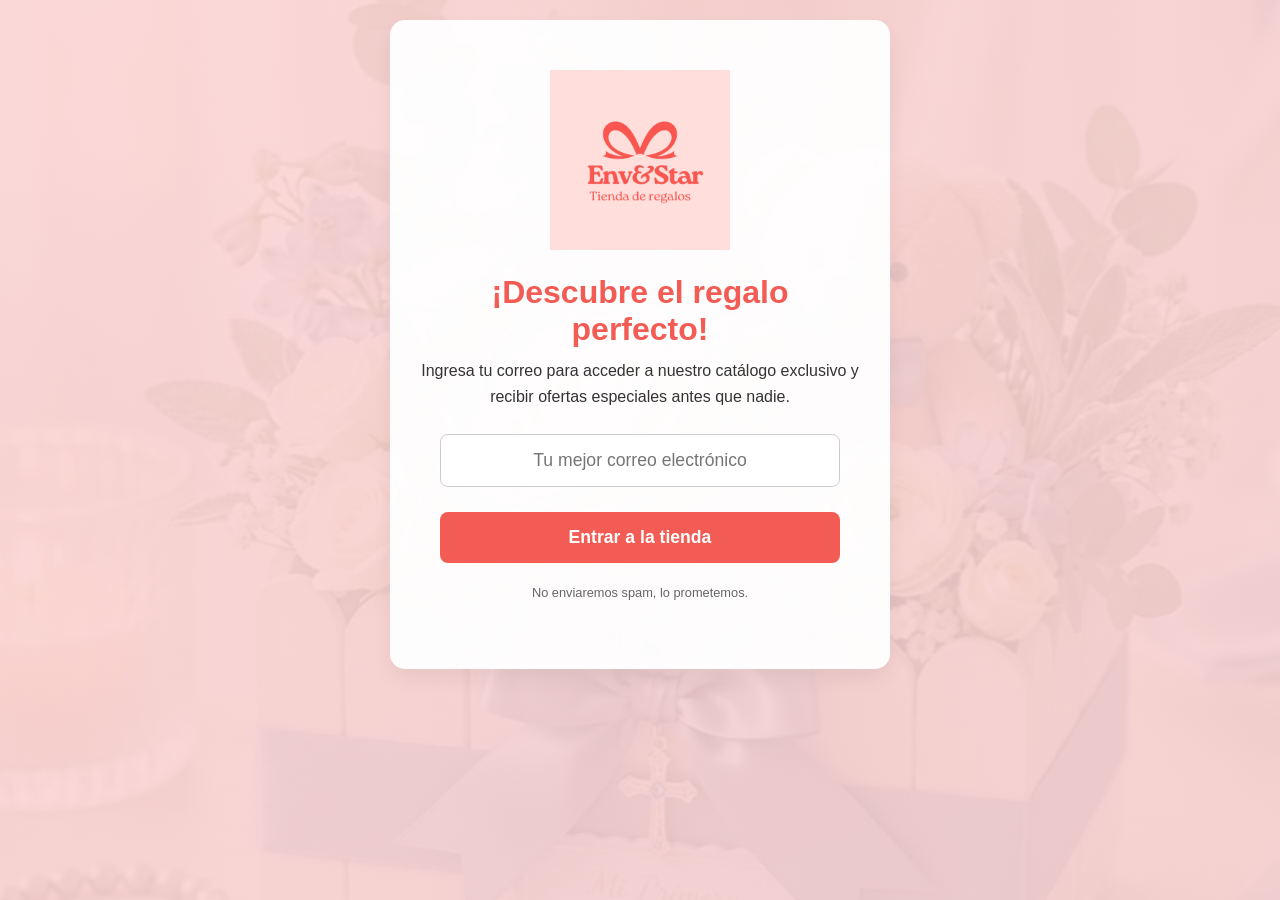
<file: index.html>
<!DOCTYPE html>
<html lang="es">
<head>
    <meta charset="UTF-8">
    <meta name="viewport" content="width=device-width, initial-scale=1.0">
    <title>Bienvenidos | Env&Star</title>
    <link rel="stylesheet" href="css/style.css">
</head>
<body style="justify-content: center; align-items: center; background: linear-gradient(rgba(250, 212, 212, 0.9), rgba(250, 212, 212, 0.9)), url('img/manualidad2.jpeg') center/cover;">

    <main style="width: 100%; display: flex; justify-content: center; padding: 20px;">
        <section class="tarjeta-seccion" style="max-width: 500px; padding: 50px 30px;">
            <img src="img/Logo.png" alt="Env&Star Logo" style="max-width: 180px; margin-bottom: 20px;">
            <h1 style="font-size: 2rem; margin-bottom: 10px;">¡Descubre el regalo perfecto!</h1>
            <p>Ingresa tu correo para acceder a nuestro catálogo exclusivo y recibir ofertas especiales antes que nadie.</p>
            
            <form id="formMarketing" style="margin-top: 25px;">
                <input type="email" id="correoMarketing" placeholder="Tu mejor correo electrónico" style="padding: 15px; font-size: 1.1rem; text-align: center;">
                <button type="submit" class="btn" style="padding: 15px; font-size: 1.1rem;">Entrar a la tienda</button>
            </form>
            
            <p style="font-size: 0.8rem; margin-top: 20px; color: #666;">No enviaremos spam, lo prometemos.</p>
        </section>  
    </main>

    <script>
        document.getElementById('formMarketing').addEventListener('submit', function(e) {
            e.preventDefault(); // Evita que la página se recargue
            

            
            // Redirigir a la tienda real
            window.location.href = 'inicio.html';
        });
    </script>
</body>
</html>
</file>
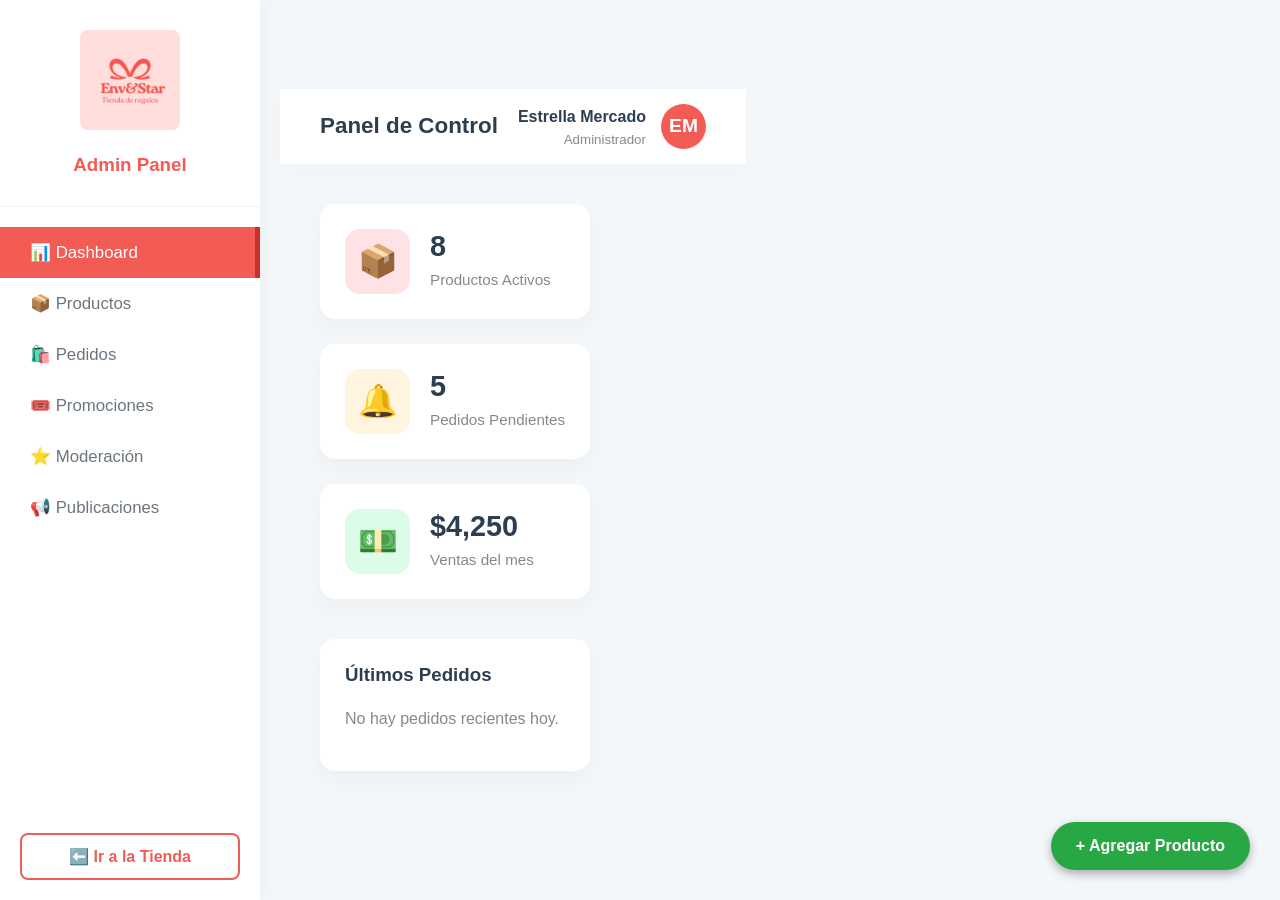
<file: admin.html>
<!DOCTYPE html>
<html lang="es">
<head>
    <meta charset="UTF-8">
    <meta name="viewport" content="width=device-width, initial-scale=1.0">
    <title>Panel Administrador | Env&Star</title>
    <link rel="stylesheet" href="css/style.css">
    <style>
        .admin-pub-card { background: #f8fafc; border: 1px solid #cbd5e1; padding: 15px; border-radius: 8px; margin-bottom: 15px; }
        .admin-pub-card h4 { margin-top: 0; color: #2c3e50; }
        .admin-pub-card p { color: #555; font-size: 0.95rem; }
        .admin-pub-card small { color: #888; display: block; margin-bottom: 10px; }
        .form-control { width: 100%; padding: 10px; border: 1px solid #ccc; border-radius: 8px; box-sizing: border-box; }
    </style>
</head>
<body style="background: none; position: relative; min-height: 100vh;"> 

    <div class="admin-layout">
        
        <!-- Sidebar Moderno -->
        <aside class="admin-sidebar">
            <div class="admin-sidebar-header">
                <img src="img/Logo.png" alt="Logo Env&Star" style="width: 100px; border-radius: 8px;">
                <h3 style="color: var(--color-principal); margin-top: 10px;">Admin Panel</h3>
            </div>
            
            <div class="admin-menu">
                <button class="activo" onclick="navegarAdmin('dashboard', this)">📊 Dashboard</button>
                <button onclick="navegarAdmin('productos', this)">📦 Productos</button>
                <button onclick="mostrarAlerta('Sección de Pedidos en desarrollo.')">🛍️ Pedidos</button>
                <button onclick="navegarAdmin('promociones', this)">🎟️ Promociones</button>
                <button onclick="navegarAdmin('resenas', this)">⭐ Moderación</button>
                <button onclick="navegarAdmin('publicaciones', this)">📢 Publicaciones</button>
            </div>
            
            <div style="padding: 20px;">
                <button class="btn btn-secundario" style="width: 100%; padding: 12px;" onclick="window.location.href='inicio.html'">⬅️ Ir a la Tienda</button>
            </div>
        </aside>

        <!-- Contenido Principal -->
        <main class="admin-content">
            
            <header class="admin-topbar" style="flex-wrap: wrap; gap: 20px;">
                <h2 style="color: #2c3e50; margin: 0; font-size: 1.4rem;">Panel de Control</h2>
                <div class="admin-topbar-perfil">
                    <div style="text-align: right;">
                        <p style="margin: 0; font-weight: bold; color: #2c3e50;">Estrella Mercado</p>
                        <small style="color: #888;">Administrador</small>
                    </div>
                    <div class="perfil-avatar">EM</div>
                </div>
            </header>

            <div class="admin-main-area">
                
                <!-- Vista Dashboard -->
                <section id="sec-dashboard">
                    <div class="admin-stats">
                        <div class="stat-card"><div class="stat-icon icon-rojo">📦</div><div class="stat-info"><h3>8</h3><p>Productos Activos</p></div></div>
                        <div class="stat-card"><div class="stat-icon icon-naranja">🔔</div><div class="stat-info"><h3>5</h3><p>Pedidos Pendientes</p></div></div>
                        <div class="stat-card"><div class="stat-icon icon-verde">💵</div><div class="stat-info"><h3>$4,250</h3><p>Ventas del mes</p></div></div>
                    </div>
                    <div class="tabla-contenedor">
                        <h3 style="color: #2c3e50; margin-bottom: 20px;">Últimos Pedidos</h3>
                        <p style="color: #888;">No hay pedidos recientes hoy.</p>
                    </div>
                </section>

                <!-- Vista Gestión de Productos -->
                <section id="sec-productos" style="display: none;">
                    <div class="tabla-contenedor" style="overflow-x: auto;">
                        <h2 style="color: #2c3e50; margin: 0; margin-bottom: 25px;">Catálogo de Productos</h2>
                        <table class="admin-tabla" style="min-width: 600px; width: 100%;">
                            <thead><tr><th>Imagen</th><th>Detalles</th><th>Categoría</th><th>Estado</th><th>Precio</th><th>Acciones</th></tr></thead>
                            <tbody>
                                <!-- Producto 1 -->
                                <tr>
                                    <td><img src="img/manualidad1.jpeg" style="width: 75px; height: 75px; object-fit: cover; border-radius: 12px;"></td>
                                    <td><strong>Caja Sorpresa</strong><br><small style="color: #888;">ID: #PROD-001</small></td>
                                    <td>Cajas</td>
                                    <td><span class="badge-activo" style="background:#d4edda; color:#155724; padding:4px 8px; border-radius:4px;">Activo</span></td>
                                    <td><strong>$450.00</strong></td>
                                    <td>
                                        <button class="btn-secundario" style="padding: 6px 12px; font-size: 0.9rem;" onclick="abrirModalProducto('editar', 'Caja Sorpresa', 450, 'Cajas')">✏️</button>
                                        <button class="btn-eliminar" style="padding: 6px 12px; font-size: 0.9rem; background:#d9534f; color:white; border:none; border-radius:4px;" onclick="confirmarEliminar('Caja Sorpresa')">🗑️</button>
                                    </td>
                                </tr>
                                <!-- Producto 2 -->
                                <tr>
                                    <td><img src="img/manualidad2.jpeg" style="width: 75px; height: 75px; object-fit: cover; border-radius: 12px;"></td>
                                    <td><strong>Arreglo Especial</strong><br><small style="color: #888;">ID: #PROD-002</small></td>
                                    <td>Pareja</td>
                                    <td><span class="badge-activo" style="background:#d4edda; color:#155724; padding:4px 8px; border-radius:4px;">Activo</span></td>
                                    <td><strong>$600.00</strong></td>
                                    <td>
                                        <button class="btn-secundario" style="padding: 6px 12px; font-size: 0.9rem;" onclick="abrirModalProducto('editar', 'Arreglo Especial', 600, 'Pareja')">✏️</button>
                                        <button class="btn-eliminar" style="padding: 6px 12px; font-size: 0.9rem; background:#d9534f; color:white; border:none; border-radius:4px;" onclick="confirmarEliminar('Arreglo Especial')">🗑️</button>
                                    </td>
                                </tr>
                                <!-- Producto 3 -->
                                <tr>
                                    <td><img src="img/capibara.jpg" style="width: 75px; height: 75px; object-fit: cover; border-radius: 12px;"></td>
                                    <td><strong>Capibara crochet</strong><br><small style="color: #888;">ID: #PROD-003</small></td>
                                    <td>Peluches</td>
                                    <td><span class="badge-activo" style="background:#d4edda; color:#155724; padding:4px 8px; border-radius:4px;">Activo</span></td>
                                    <td><strong>$250.00</strong></td>
                                    <td>
                                        <button class="btn-secundario" style="padding: 6px 12px; font-size: 0.9rem;" onclick="abrirModalProducto('editar', 'Capibara crochet', 250, 'Peluches')">✏️</button>
                                        <button class="btn-eliminar" style="padding: 6px 12px; font-size: 0.9rem; background:#d9534f; color:white; border:none; border-radius:4px;" onclick="confirmarEliminar('Capibara crochet')">🗑️</button>
                                    </td>
                                </tr>
                                <!-- Producto 4 -->
                                <tr>
                                    <td><img src="img/kit.jpg" style="width: 75px; height: 75px; object-fit: cover; border-radius: 12px;"></td>
                                    <td><strong>Kit Cumpleañero</strong><br><small style="color: #888;">ID: #PROD-004</small></td>
                                    <td>Cumpleaños</td>
                                    <td><span class="badge-activo" style="background:#d4edda; color:#155724; padding:4px 8px; border-radius:4px;">Activo</span></td>
                                    <td><strong>$350.00</strong></td>
                                    <td>
                                        <button class="btn-secundario" style="padding: 6px 12px; font-size: 0.9rem;" onclick="abrirModalProducto('editar', 'Kit Cumpleañero', 350, 'Cumpleanos')">✏️</button>
                                        <button class="btn-eliminar" style="padding: 6px 12px; font-size: 0.9rem; background:#d9534f; color:white; border:none; border-radius:4px;" onclick="confirmarEliminar('Kit Cumpleañero')">🗑️</button>
                                    </td>
                                </tr>
                                <!-- Producto 5 -->
                                <tr>
                                    <td><img src="img/taza.jpg" style="width: 75px; height: 75px; object-fit: cover; border-radius: 12px;"></td>
                                    <td><strong>Taza Mágica</strong><br><small style="color: #888;">ID: #PROD-005</small></td>
                                    <td>Pareja</td>
                                    <td><span class="badge-activo" style="background:#d4edda; color:#155724; padding:4px 8px; border-radius:4px;">Activo</span></td>
                                    <td><strong>$180.00</strong></td>
                                    <td>
                                        <button class="btn-secundario" style="padding: 6px 12px; font-size: 0.9rem;" onclick="abrirModalProducto('editar', 'Taza Mágica', 180, 'Pareja')">✏️</button>
                                        <button class="btn-eliminar" style="padding: 6px 12px; font-size: 0.9rem; background:#d9534f; color:white; border:none; border-radius:4px;" onclick="confirmarEliminar('Taza Mágica')">🗑️</button>
                                    </td>
                                </tr>
                                <!-- Producto 6 -->
                                <tr>
                                    <td><img src="img/libreta1.jpg" style="width: 75px; height: 75px; object-fit: cover; border-radius: 12px;"></td>
                                    <td><strong>Libreta Snoopy</strong><br><small style="color: #888;">ID: #PROD-006</small></td>
                                    <td>Papelería</td>
                                    <td><span class="badge-activo" style="background:#d4edda; color:#155724; padding:4px 8px; border-radius:4px;">Activo</span></td>
                                    <td><strong>$120.00</strong></td>
                                    <td>
                                        <button class="btn-secundario" style="padding: 6px 12px; font-size: 0.9rem;" onclick="abrirModalProducto('editar', 'Libreta Snoopy', 120, 'Papeleria')">✏️</button>
                                        <button class="btn-eliminar" style="padding: 6px 12px; font-size: 0.9rem; background:#d9534f; color:white; border:none; border-radius:4px;" onclick="confirmarEliminar('Libreta Snoopy')">🗑️</button>
                                    </td>
                                </tr>
                                <!-- Producto 7 -->
                                <tr>
                                    <td><img src="img/dulce_caja.jpg" style="width: 75px; height: 75px; object-fit: cover; border-radius: 12px;"></td>
                                    <td><strong>Caja Dulce</strong><br><small style="color: #888;">ID: #PROD-007</small></td>
                                    <td>Cajas</td>
                                    <td><span class="badge-activo" style="background:#d4edda; color:#155724; padding:4px 8px; border-radius:4px;">Activo</span></td>
                                    <td><strong>$200.00</strong></td>
                                    <td>
                                        <button class="btn-secundario" style="padding: 6px 12px; font-size: 0.9rem;" onclick="abrirModalProducto('editar', 'Caja Dulce', 200, 'Cajas')">✏️</button>
                                        <button class="btn-eliminar" style="padding: 6px 12px; font-size: 0.9rem; background:#d9534f; color:white; border:none; border-radius:4px;" onclick="confirmarEliminar('Caja Dulce')">🗑️</button>
                                    </td>
                                </tr>
                                <!-- Producto 8 -->
                                <tr>
                                    <td><img src="img/globos.jpg" style="width: 75px; height: 75px; object-fit: cover; border-radius: 12px;"></td>
                                    <td><strong>Globo Metálico</strong><br><small style="color: #888;">ID: #PROD-008</small></td>
                                    <td>Cumpleaños</td>
                                    <td><span class="badge-activo" style="background:#d4edda; color:#155724; padding:4px 8px; border-radius:4px;">Activo</span></td>
                                    <td><strong>$80.00</strong></td>
                                    <td>
                                        <button class="btn-secundario" style="padding: 6px 12px; font-size: 0.9rem;" onclick="abrirModalProducto('editar', 'Globo Metálico', 80, 'Cumpleanos')">✏️</button>
                                        <button class="btn-eliminar" style="padding: 6px 12px; font-size: 0.9rem; background:#d9534f; color:white; border:none; border-radius:4px;" onclick="confirmarEliminar('Globo Metálico')">🗑️</button>
                                    </td>
                                </tr>
                            </tbody>
                        </table>
                    </div>
                </section>

                <!-- VISTA GESTIÓN DE PROMOCIONES -->
                <section id="sec-promociones" style="display: none;">
                    <div class="tabla-contenedor">
                        <h2 style="color: #2c3e50; margin-bottom: 20px;">Gestión de Cupones</h2>
                        <form onsubmit="guardarNuevoCupon(event)" style="background: #f8fafc; padding: 20px; border-radius: 8px; margin-bottom: 20px; display: flex; gap: 15px; flex-wrap: wrap; align-items: flex-end;">
                            <div style="flex: 1; min-width: 200px;">
                                <label style="font-weight: bold; font-size: 0.9rem; color: #555;">Código del Cupón</label>
                                <input type="text" id="cupCodigo" placeholder="Ej. AMOR2026" required class="form-control" style="margin-top: 5px;">
                            </div>
                            <div style="flex: 1; min-width: 200px;">
                                <label style="font-weight: bold; font-size: 0.9rem; color: #555;">Descuento (%)</label>
                                <input type="number" id="cupDescuento" placeholder="Ej. 15" min="1" max="100" required class="form-control" style="margin-top: 5px;">
                            </div>
                            <button type="submit" class="btn" style="padding: 11px 20px;">Crear Cupón</button>
                        </form>
                        <table class="admin-tabla" style="width: 100%;">
                            <thead><tr><th>Código</th><th>Descuento</th><th>Estado</th><th>Acciones</th></tr></thead>
                            <tbody id="tablaCupones"></tbody>
                        </table>
                    </div>
                </section>

                <!-- VISTA MODERACIÓN (RESEÑAS + COMENTARIOS) -->
                <section id="sec-resenas" style="display: none;">
                    <div class="tabla-contenedor" style="margin-bottom: 30px;">
                        <h2 style="color: #2c3e50; margin-bottom: 20px;">Moderación de Reseñas</h2>
                        <table class="admin-tabla" style="width: 100%;">
                            <thead><tr><th>Usuario</th><th>Calificación</th><th>Reseña</th><th>Acciones</th></tr></thead>
                            <tbody id="tablaResenasAdmin"></tbody>
                        </table>
                    </div>
                    <div class="tabla-contenedor">
                        <h2 style="color: #2c3e50; margin-bottom: 20px;">Moderación de Comentarios</h2>
                        <table class="admin-tabla" style="width: 100%;">
                            <thead><tr><th>Usuario</th><th>Comentario</th><th>Fecha</th><th>Acciones</th></tr></thead>
                            <tbody id="tablaComentariosAdmin"></tbody>
                        </table>
                    </div>
                </section>

                <!-- VISTA CONTROL DE PUBLICACIONES -->
                <section id="sec-publicaciones" style="display: none;">
                    <div class="tabla-contenedor">
                        <h2 style="color: #2c3e50; margin-bottom: 20px;">Publicaciones y Novedades</h2>
                        <form onsubmit="guardarPublicacion(event)" style="background: #f8fafc; padding: 20px; border-radius: 8px; margin-bottom: 20px;">
                            <label style="font-weight: bold; font-size: 0.9rem; color: #555;">Título</label>
                            <input type="text" id="pubTitulo" placeholder="Ej. ¡Llegó la nueva colección!" required class="form-control" style="margin-top: 5px; margin-bottom: 15px;">
                            <label style="font-weight: bold; font-size: 0.9rem; color: #555;">Contenido</label>
                            <textarea id="pubCuerpo" placeholder="Escribe los detalles..." required class="form-control" style="margin-top: 5px; margin-bottom: 15px; min-height: 80px;"></textarea>
                            <button type="submit" class="btn">Publicar Novedad</button>
                        </form>
                        <div id="contenedorPublicacionesAdmin"></div>
                    </div>
                </section>
            </div>
        </main>
    </div>

    <!-- BOTÓN FLOTANTE -->
    <button onclick="abrirModalProducto('nuevo')" style="position: fixed; bottom: 30px; right: 30px; background-color: #28a745; color: white; border: none; border-radius: 50px; padding: 15px 25px; font-size: 16px; font-weight: bold; cursor: pointer; box-shadow: 0 4px 10px rgba(0,0,0,0.3); z-index: 9999;">
        + Agregar Producto
    </button>

    <!-- Modal Editar Publicación -->
    <div id="modalEditarPublicacion" class="modal-overlay" style="display:none; position:fixed; top:0; left:0; width:100%; height:100%; background:rgba(0,0,0,0.5); justify-content:center; align-items:center; z-index:10000;">
        <div class="modal-box" style="background:white; padding:25px; max-width: 450px; width:90%; text-align: left; border-radius: 15px; box-shadow:0 4px 10px rgba(0,0,0,0.2);">
            <h2 style="color: #2c3e50; margin-bottom: 20px; margin-top:0;">Editar Publicación</h2>
            <div style="margin-bottom: 15px;">
                <label style="font-weight: bold; font-size: 0.9rem; color: #555;">Título</label>
                <input type="text" id="edit-pub-titulo" class="form-control" style="margin-top: 5px;">
            </div>
            <div style="margin-bottom: 15px;">
                <label style="font-weight: bold; font-size: 0.9rem; color: #555;">Contenido</label>
                <textarea id="edit-pub-cuerpo" class="form-control" rows="4" style="margin-top: 5px;"></textarea>
            </div>
            <div style="display: flex; gap: 10px; justify-content: flex-end; margin-top: 20px;">
                <button type="button" onclick="document.getElementById('modalEditarPublicacion').style.display='none'" style="padding:10px 15px; border:none; background:#ccc; border-radius:5px; cursor:pointer;">Cancelar</button>
                <button type="button" onclick="guardarEdicionPublicacion()" style="padding:10px 15px; border:none; background:#28a745; color:white; border-radius:5px; font-weight:bold; cursor:pointer;">Guardar Cambios</button>
            </div>
        </div>
    </div>

    <!-- Modal Formulario Producto -->
    <div id="modalFormProducto" class="modal-overlay" style="display:none; position:fixed; top:0; left:0; width:100%; height:100%; background:rgba(0,0,0,0.5); justify-content:center; align-items:center; z-index:10000;">
        <div class="modal-box" style="background:white; padding:25px; max-width: 450px; width:90%; text-align: left; border-radius: 15px; box-shadow:0 4px 10px rgba(0,0,0,0.2);">
            <h2 id="modalFormTitulo" style="color: #2c3e50; margin-bottom: 20px; margin-top:0;">Agregar Producto</h2>
            <form id="formProductoAdmin">
                <label style="font-weight: bold; font-size: 0.9rem; color: #555; display: block; margin-bottom: 5px;">📷 Imagen</label>
                <input type="file" id="admin-prod-imagen" accept="image/*" class="form-control" style="margin-bottom: 20px; border: 2px dashed #cbd5e1; background-color: #f8fafc; cursor: pointer;">
                <label style="font-weight: bold; font-size: 0.9rem; color: #555;">Nombre</label>
                <input type="text" id="admin-prod-nombre" required class="form-control" style="margin-bottom: 15px; margin-top: 5px;">
                <div style="display: flex; gap: 15px; flex-wrap: wrap;">
                    <div style="flex: 1; min-width: 150px;">
                        <label style="font-weight: bold; font-size: 0.9rem; color: #555;">Precio ($)</label>
                        <input type="number" id="admin-prod-precio" required class="form-control" style="margin-bottom: 15px; margin-top: 5px;">
                    </div>
                    <div style="flex: 1; min-width: 150px;">
                        <label style="font-weight: bold; font-size: 0.9rem; color: #555;">Categoría</label>
                        <select id="admin-prod-categoria" class="form-control" style="margin-bottom: 15px; margin-top: 5px;">
                            <option value="Cajas">Cajas sorpresa</option>
                            <option value="Pareja">Para tu pareja</option>
                            <option value="Peluches">Peluches</option>
                            <option value="Cumpleanos">Cumpleaños</option>
                            <option value="Papeleria">Papelería</option>
                        </select>
                    </div>
                </div>
                <div style="display: flex; gap: 10px; justify-content: flex-end; margin-top: 20px;">
                    <button type="button" onclick="document.getElementById('modalFormProducto').style.display='none'" style="padding:10px 15px; border:none; background:#ccc; border-radius:5px; cursor:pointer;">Cancelar</button>
                    <button type="submit" style="padding:10px 15px; border:none; background:#28a745; color:white; border-radius:5px; font-weight:bold; cursor:pointer;">Guardar Cambios</button>
                </div>
            </form>
        </div>
    </div>

    <!-- Modal Alerta y Confirmación General -->
    <div id="customAlert" class="modal-overlay" style="display:none; position:fixed; top:0; left:0; width:100%; height:100%; background:rgba(0,0,0,0.5); justify-content:center; align-items:center; z-index:10000;">
        <div class="modal-box" style="background:white; padding:20px; max-width: 350px; width:90%; text-align: center; border-radius: 15px; box-shadow:0 4px 10px rgba(0,0,0,0.2);">
            <h3 id="alertTitulo" style="color: #2c3e50; margin-bottom: 15px; margin-top:0;">Aviso</h3>
            <p id="alertMensaje" style="margin-bottom: 25px; line-height: 1.5; color: #555;">Mensaje</p>
            <div id="alertBotones">
                <button style="width: 100%; padding:10px; background:#28a745; color:white; border:none; border-radius:5px; cursor:pointer;" onclick="cerrarAlerta()">Aceptar</button>
            </div>
        </div>
    </div>

    <script>
        function navegarAdmin(seccionId, botonSeleccionado) {
            document.getElementById('sec-dashboard').style.display = 'none';
            document.getElementById('sec-productos').style.display = 'none';
            document.getElementById('sec-promociones').style.display = 'none';
            document.getElementById('sec-resenas').style.display = 'none';
            document.getElementById('sec-publicaciones').style.display = 'none';
            document.getElementById('sec-' + seccionId).style.display = 'block';
            document.querySelectorAll('.admin-menu button').forEach(btn => btn.classList.remove('activo'));
            botonSeleccionado.classList.add('activo');
            if(seccionId === 'promociones') listarCuponesAdmin();
            if(seccionId === 'resenas') { listarResenasAdmin(); listarComentariosAdmin(); }
            if(seccionId === 'publicaciones') listarPublicacionesAdmin();
        }

        function abrirModalProducto(modo, nombre = '', precio = '', categoria = 'Cajas') {
            document.getElementById('modalFormTitulo').innerText = modo === 'nuevo' ? '✨ Nuevo Producto' : '✏️ Editar Producto';
            document.getElementById('admin-prod-nombre').value = nombre;
            document.getElementById('admin-prod-precio').value = precio;
            document.getElementById('admin-prod-categoria').value = categoria;
            document.getElementById('admin-prod-imagen').value = ''; 
            document.getElementById('modalFormProducto').style.display = 'flex';
        }

        document.getElementById('formProductoAdmin').addEventListener('submit', function(e) {
            e.preventDefault();
            const nombre = document.getElementById('admin-prod-nombre').value;
            document.getElementById('modalFormProducto').style.display = 'none';
            document.getElementById('formProductoAdmin').reset();
            mostrarAlerta(`El producto "${nombre}" se ha guardado exitosamente (Simulado).`, '¡Guardado!');
        });

        function confirmarEliminar(nombre) {
            document.getElementById('alertTitulo').innerText = '⚠️ Eliminar Producto';
            document.getElementById('alertMensaje').innerText = `¿Estás seguro que deseas eliminar "${nombre}" de forma permanente?`;
            document.getElementById('alertBotones').innerHTML = `
                <div style="display:flex; gap:10px;">
                    <button style="flex:1; padding:10px; background:#ccc; border:none; border-radius:5px; cursor:pointer;" onclick="cerrarAlerta()">Cancelar</button>
                    <button style="flex:1; padding:10px; background:#d9534f; color:white; border:none; border-radius:5px; cursor:pointer;" onclick="cerrarAlerta(); setTimeout(()=>mostrarAlerta('Producto eliminado (Simulado).', 'Eliminado'), 300)">Eliminar</button>
                </div>
            `;
            document.getElementById('customAlert').style.display = 'flex';
        }

        function guardarNuevoCupon(e) {
            e.preventDefault();
            const codigo = document.getElementById('cupCodigo').value.toUpperCase().trim();
            const descuento = document.getElementById('cupDescuento').value;
            const cupones = JSON.parse(localStorage.getItem('cupones') || '[]');
            cupones.push({ id: Date.now(), codigo, descuento, activo: true });
            localStorage.setItem('cupones', JSON.stringify(cupones));
            e.target.reset();
            mostrarAlerta(`Cupón ${codigo} creado con ${descuento}% de descuento.`, 'Éxito');
            listarCuponesAdmin();
        }

        function listarCuponesAdmin() {
            const cupones = JSON.parse(localStorage.getItem('cupones') || '[]');
            const tbody = document.getElementById('tablaCupones');
            if (cupones.length === 0) { tbody.innerHTML = '<tr><td colspan="4" style="text-align:center; padding:15px; color:#888;">No hay cupones.</td></tr>'; return; }
            tbody.innerHTML = cupones.map(c => `<tr>
                <td><strong>${c.codigo}</strong></td><td>${c.descuento}%</td>
                <td><span class="${c.activo ? 'badge-activo' : ''}" style="background:${c.activo ? '#d4edda' : '#f8d7da'}; color:${c.activo ? '#155724' : '#721c24'}; padding:4px 8px; border-radius:4px;">${c.activo ? 'Activo' : 'Inactivo'}</span></td>
                <td>
                    <button class="btn-secundario" style="padding: 5px 10px; font-size: 0.8rem;" onclick="toggleEstadoCupon(${c.id})">${c.activo ? 'Desactivar' : 'Activar'}</button>
                    <button class="btn-eliminar" style="padding: 5px 10px; font-size: 0.8rem; background:#d9534f; color:white; border:none; border-radius:4px;" onclick="eliminarCuponAdmin(${c.id})">Borrar</button>
                </td></tr>`).join('');
        }

        function toggleEstadoCupon(id) {
            let cupones = JSON.parse(localStorage.getItem('cupones') || '[]');
            cupones = cupones.map(c => c.id === id ? { ...c, activo: !c.activo } : c);
            localStorage.setItem('cupones', JSON.stringify(cupones)); listarCuponesAdmin();
        }

        function eliminarCuponAdmin(id) {
            let cupones = JSON.parse(localStorage.getItem('cupones') || '[]');
            cupones = cupones.filter(c => c.id !== id);
            localStorage.setItem('cupones', JSON.stringify(cupones)); listarCuponesAdmin();
        }

        function listarResenasAdmin() {
            const resenas = JSON.parse(localStorage.getItem('resenas') || '[]');
            const tbody = document.getElementById('tablaResenasAdmin');
            if (resenas.length === 0) { tbody.innerHTML = '<tr><td colspan="4" style="text-align:center; padding:15px; color:#888;">No hay reseñas.</td></tr>'; return; }
            tbody.innerHTML = resenas.slice().reverse().map(r => `<tr>
                <td>${r.nombre || 'Anónimo'}<br><small style="color:#888;">${r.correo}</small></td>
                <td style="color:#f45b55; font-size:1.2rem;">${'&#9733;'.repeat(r.estrellas)}${'&#9734;'.repeat(5 - r.estrellas)}</td>
                <td>"${r.comentario}"</td>
                <td><button class="btn-eliminar" style="padding: 5px 10px; font-size: 0.8rem; background:#d9534f; color:white; border:none; border-radius:4px;" onclick="eliminarResenaAdmin(${r.id})">Eliminar</button></td>
            </tr>`).join('');
        }

        function eliminarResenaAdmin(id) {
            let resenas = JSON.parse(localStorage.getItem('resenas') || '[]');
            resenas = resenas.filter(r => r.id !== id);
            localStorage.setItem('resenas', JSON.stringify(resenas)); listarResenasAdmin();
        }

        function listarComentariosAdmin() {
            const comentarios = JSON.parse(localStorage.getItem('comentarios') || '[]');
            const tbody = document.getElementById('tablaComentariosAdmin');
            if (comentarios.length === 0) { tbody.innerHTML = '<tr><td colspan="4" style="text-align:center; padding:15px; color:#888;">No hay comentarios.</td></tr>'; return; }
            tbody.innerHTML = comentarios.slice().reverse().map(c => `<tr>
                <td>${c.nombre || 'Anónimo'}<br><small style="color:#888;">${c.correo}</small></td>
                <td>"${c.comentario}"</td><td><small>${c.fecha}</small></td>
                <td><button class="btn-eliminar" style="padding: 5px 10px; font-size: 0.8rem; background:#d9534f; color:white; border:none; border-radius:4px;" onclick="eliminarComentarioAdmin(${c.id})">Eliminar</button></td>
            </tr>`).join('');
        }

        function eliminarComentarioAdmin(id) {
            let comentarios = JSON.parse(localStorage.getItem('comentarios') || '[]');
            comentarios = comentarios.filter(c => c.id !== id);
            localStorage.setItem('comentarios', JSON.stringify(comentarios)); listarComentariosAdmin();
        }

        /* ----- NUEVA LÓGICA DE PUBLICACIONES CON EDICIÓN ----- */
        let idPubEditando = null;

        function guardarPublicacion(e) {
            e.preventDefault();
            const titulo = document.getElementById('pubTitulo').value.trim();
            const cuerpo = document.getElementById('pubCuerpo').value.trim();
            const publicaciones = JSON.parse(localStorage.getItem('publicaciones') || '[]');
            publicaciones.push({ id: Date.now(), titulo, cuerpo, fecha: new Date().toLocaleDateString() });
            localStorage.setItem('publicaciones', JSON.stringify(publicaciones));
            e.target.reset();
            mostrarAlerta('Novedad publicada correctamente.', 'Publicado');
            listarPublicacionesAdmin();
        }

        function listarPublicacionesAdmin() {
            const publicaciones = JSON.parse(localStorage.getItem('publicaciones') || '[]');
            const div = document.getElementById('contenedorPublicacionesAdmin');
            if (publicaciones.length === 0) {
                div.innerHTML = '<p style="color:#888;">Aún no has escrito ninguna publicación.</p>'; return;
            }
            div.innerHTML = publicaciones.slice().reverse().map(p => `
                <div class="admin-pub-card">
                    <div style="display: flex; justify-content: space-between; align-items: flex-start;">
                        <div>
                            <h4>${p.titulo}</h4>
                            <small>📅 Publicado el: ${p.fecha}</small>
                        </div>
                        <div style="display: flex; gap: 5px;">
                            <button class="btn-secundario" style="padding: 5px 10px; font-size: 0.8rem;" onclick="abrirEditarPublicacion(${p.id})">✏️ Editar</button>
                            <button class="btn-eliminar" style="padding: 5px 10px; font-size: 0.8rem; background:#d9534f; color:white; border:none; border-radius:4px;" onclick="confirmarEliminarPublicacion(${p.id})">🗑️ Borrar</button>
                        </div>
                    </div>
                    <p>${p.cuerpo}</p>
                </div>
            `).join('');
        }

        function abrirEditarPublicacion(id) {
            const publicaciones = JSON.parse(localStorage.getItem('publicaciones') || '[]');
            const pub = publicaciones.find(p => p.id === id);
            if(pub) {
                idPubEditando = id;
                document.getElementById('edit-pub-titulo').value = pub.titulo;
                document.getElementById('edit-pub-cuerpo').value = pub.cuerpo;
                document.getElementById('modalEditarPublicacion').style.display = 'flex';
            }
        }

        function guardarEdicionPublicacion() {
            let publicaciones = JSON.parse(localStorage.getItem('publicaciones') || '[]');
            publicaciones = publicaciones.map(p => {
                if(p.id === idPubEditando) {
                    p.titulo = document.getElementById('edit-pub-titulo').value.trim();
                    p.cuerpo = document.getElementById('edit-pub-cuerpo').value.trim();
                }
                return p;
            });
            localStorage.setItem('publicaciones', JSON.stringify(publicaciones));
            document.getElementById('modalEditarPublicacion').style.display = 'none';
            listarPublicacionesAdmin();
            mostrarAlerta('Publicación actualizada correctamente.', 'Actualizado');
        }

        function confirmarEliminarPublicacion(id) {
            document.getElementById('alertTitulo').innerText = '⚠️ Eliminar Publicación';
            document.getElementById('alertMensaje').innerText = '¿Seguro que deseas eliminar esta novedad?';
            document.getElementById('alertBotones').innerHTML = `
                <div style="display:flex; gap:10px;">
                    <button style="flex:1; padding:10px; background:#ccc; border:none; border-radius:5px; cursor:pointer;" onclick="cerrarAlerta()">Cancelar</button>
                    <button style="flex:1; padding:10px; background:#d9534f; color:white; border:none; border-radius:5px; cursor:pointer;" onclick="ejecutarEliminarPublicacion(${id})">Eliminar</button>
                </div>
            `;
            document.getElementById('customAlert').style.display = 'flex';
        }

        function ejecutarEliminarPublicacion(id) {
            cerrarAlerta();
            let publicaciones = JSON.parse(localStorage.getItem('publicaciones') || '[]');
            publicaciones = publicaciones.filter(p => p.id !== id);
            localStorage.setItem('publicaciones', JSON.stringify(publicaciones));
            listarPublicacionesAdmin();
        }

        function mostrarAlerta(mensaje, titulo = 'Aviso') {
            document.getElementById('alertTitulo').innerText = titulo;
            document.getElementById('alertMensaje').innerText = mensaje;
            document.getElementById('alertBotones').innerHTML = `<button style="width: 100%; padding:10px; background:#28a745; color:white; border:none; border-radius:5px; cursor:pointer;" onclick="cerrarAlerta()">Aceptar</button>`;
            document.getElementById('customAlert').style.display = 'flex';
        }

        function cerrarAlerta() {
            document.getElementById('customAlert').style.display = 'none';
        }
    </script>
</body>
</html>
</file>
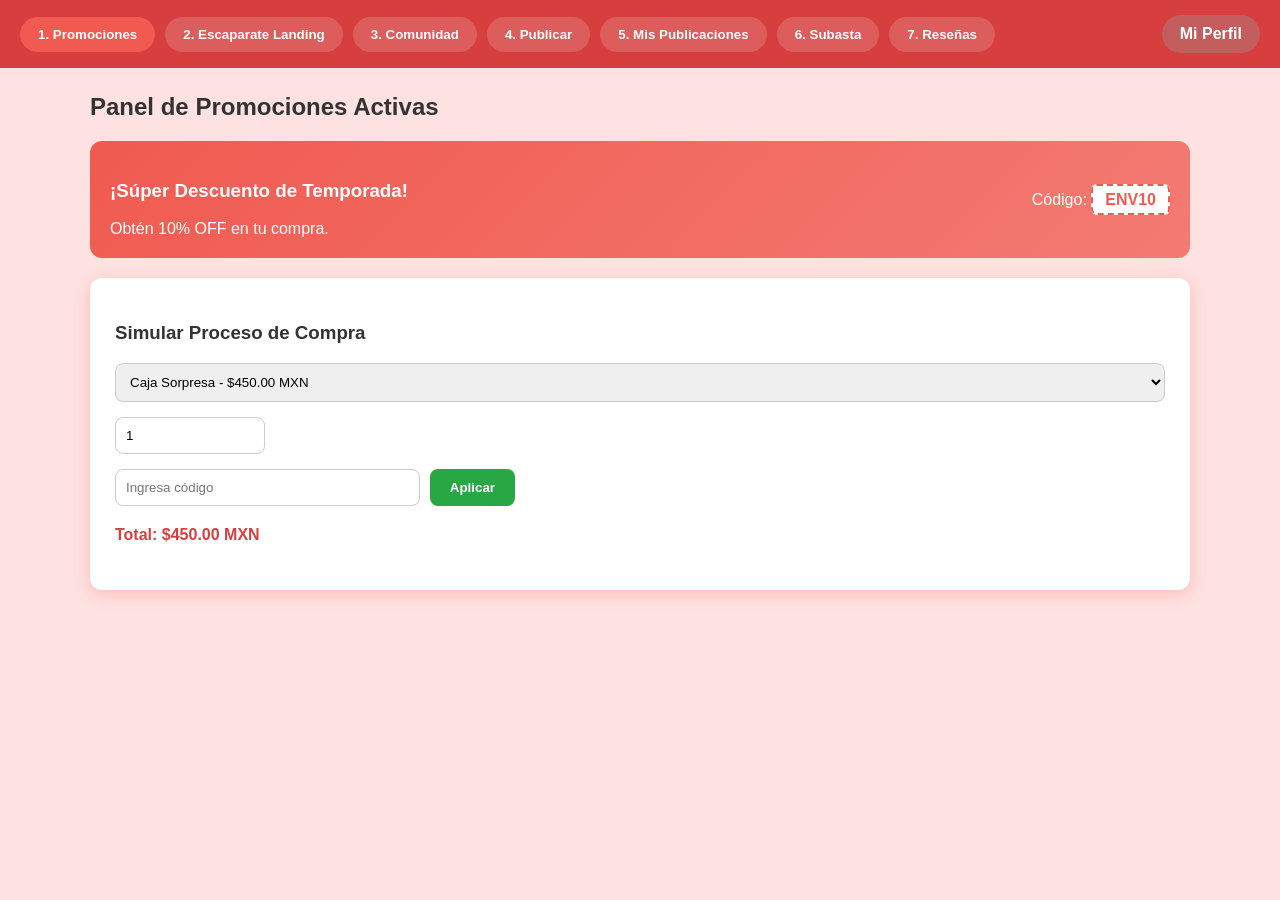
<file: estrategias.html>
<!DOCTYPE html>
<html lang="es">
<head>
    <meta charset="UTF-8">
    <meta name="viewport" content="width=device-width, initial-scale=1.0">
    <title>Estrategia & Marketing | Env&Star</title>
  <style>
    :root {
        --primary: #f05a50;
        --primary-hover: #d9473d;
        --primary-light: #fde2e1;
        --secondary: #d73f3f;
        --accent: #28a745;
        --bg: #fde2e1; 
        --card-bg: #ffffff;
        --text: #333333;
    }
    body { font-family: 'Segoe UI', sans-serif; margin: 0; background-color: var(--bg); color: var(--text); }
    .nav-modulo { background: var(--secondary); padding: 15px 20px; display: flex; gap: 10px; overflow-x: auto; position: sticky; top: 0; z-index: 100; align-items: center; }
    .nav-modulo button { background: rgba(255, 255, 255, 0.15); color: white; border: none; padding: 10px 18px; border-radius: 20px; cursor: pointer; font-weight: 600; white-space: nowrap; transition: all 0.3s; }
    .nav-modulo button.active, .nav-modulo button:hover { background: var(--primary); }
    .container { max-width: 1100px; margin: 25px auto; padding: 0 20px; }
    .seccion-demo { display: none; animation: fadeIn 0.4s forwards; }
    .seccion-demo.active { display: block; }
    @keyframes fadeIn { from { opacity: 0; transform: translateY(10px); } to { opacity: 1; transform: translateY(0); } }
    .card { background: var(--card-bg); border-radius: 12px; padding: 25px; box-shadow: 0 4px 15px rgba(255, 180, 180, 0.822); margin-bottom: 25px; }
    .promo-banner { background: linear-gradient(135deg, #f05a50 0%, #f37b72 100%); color: white; padding: 20px; border-radius: 12px; display: flex; justify-content: space-between; align-items: center; margin-bottom: 20px; }
    .code-badge { background: white; color: var(--primary); padding: 5px 12px; border-radius: 6px; font-weight: bold; border: 2px dashed var(--primary); }
    .hero-campaign { display: grid; grid-template-columns: 1fr 1fr; gap: 25px; align-items: center; }
    .hero-campaign img { width: 100%; border-radius: 12px; max-height: 300px; object-fit: cover; }
    .form-group { margin-bottom: 15px; }
    .form-group label { display: block; margin-bottom: 5px; font-weight: 600; }
    .form-control { width: 100%; padding: 10px; border: 1px solid #ccc; border-radius: 8px; box-sizing: border-box; }
    .btn { background: var(--primary); color: white; border: none; padding: 10px 20px; border-radius: 8px; font-weight: bold; cursor: pointer; }
    .btn:hover { background: var(--primary-hover); }
    .btn-accent { background: var(--accent); }
    .btn-secondary { background: #6c757d; }
    .grid-comments { display: grid; gap: 15px; margin-top: 20px; }
    .comment-item { background: var(--primary-light); padding: 15px; border-radius: 8px; border-left: 4px solid var(--primary); }
    .grid-c2c { display: grid; grid-template-columns: repeat(auto-fill, minmax(220px, 1fr)); gap: 20px; margin-top: 20px; }
    .item-c2c { border: 1px solid #eee; border-radius: 10px; padding: 15px; background: white; }
    .auction-box { text-align: center; border: 2px solid var(--primary-light); padding: 20px; border-radius: 12px; }
    .timer { font-size: 2rem; font-weight: bold; color: var(--primary); margin: 15px 0; }
    .bids-history { max-height: 150px; overflow-y: auto; text-align: left; margin-top: 15px; background: #f8fafc; padding: 10px; border-radius: 8px; }
    .alert-toast { padding: 10px 15px; background: #d4edda; color: #155724; border-radius: 8px; margin-top: 10px; display: none; }
    .rating-stars { margin-bottom: 15px; }
    .rating-stars .star { font-size: 35px; cursor: pointer; color: #ccc; transition: color 0.2s; }
    .rating-stars .star:hover { color: var(--primary); }
    /* Modal styles integrados rápidos */
    .modal-overlay { position:fixed; top:0; left:0; width:100%; height:100%; background:rgba(0,0,0,0.5); justify-content:center; align-items:center; z-index:10000; }
    .modal-box { background:white; padding:25px; border-radius: 15px; box-shadow:0 4px 10px rgba(0,0,0,0.2); }
  </style>
</head>
<body>

    <nav class="nav-modulo">
        <button class="active" onclick="verModulo('promos', this)">1. Promociones</button>
        <button onclick="verModulo('landing', this)">2. Escaparate Landing</button>
        <button onclick="verModulo('comunidad', this)">3. Comunidad</button>
        <button onclick="verModulo('c2c-publicar', this)">4. Publicar</button>
        <button onclick="verModulo('c2c-mis-items', this)">5. Mis Publicaciones</button>
        <button onclick="verModulo('subasta', this)">6. Subasta</button>
        <button onclick="verModulo('resenas', this)">7. Reseñas</button>
        <a href="perfil.html" style="color: white; text-decoration: none; padding: 10px 18px; border-radius: 20px; background: rgba(196, 95, 95, 0.977); font-weight: 600; white-space: nowrap; margin-left: auto;">Mi Perfil</a>
    </nav>

    <div class="container">
        <!-- 1. PROMOCIONES -->
        <section id="mod-promos" class="seccion-demo active">
            <h2>Panel de Promociones Activas</h2>
            <div class="promo-banner">
                <div><h3>¡Súper Descuento de Temporada!</h3><p style="margin: 0;">Obtén 10% OFF en tu compra.</p></div>
                <div>Código: <span class="code-badge">ENV10</span></div>
            </div>
            <div class="card">
                <h3>Simular Proceso de Compra</h3>
                <div class="form-group">
                    <select id="select-producto" class="form-control" onchange="actualizarCarrito()">
                        <option value="450">Caja Sorpresa - $450.00 MXN</option>
                        <option value="600">Arreglo Especial - $600.00 MXN</option>
                    </select>
                </div>
                <div class="form-group">
                    <input type="number" id="input-cantidad" class="form-control" value="1" min="1" style="max-width: 150px;" onchange="actualizarCarrito()">
                </div>
                <div style="display: flex; gap: 10px; max-width: 400px; margin-top: 15px;">
                    <input type="text" id="input-cupon" class="form-control" placeholder="Ingresa código">
                    <button class="btn btn-accent" onclick="aplicarCupon()">Aplicar</button>
                </div>
                <div id="toast-cupon" class="alert-toast"></div>
                <h4 id="total-carrito" style="margin-top: 20px; color: var(--secondary);">Total: $450.00 MXN</h4>
            </div>
        </section>

        <!-- 2. LANDING -->
        <section id="mod-landing" class="seccion-demo">
            <div class="card hero-campaign">
                <div>
                    <span style="background: #ffe3e3; color: var(--primary); padding: 4px 8px; border-radius: 4px; font-weight: bold;">EDICIÓN LIMITADA</span>
                    <h1 style="margin: 10px 0;">Caja Personalizada para pareja</h1>
                    <p>Diseñada a mano con detalles personalizados y luces LED.</p>
                    <button class="btn" style="font-size: 1.1rem; padding: 12px 25px;" onclick="alert('Checkout de producto destacado')">¡Comprar Ahora!</button>
                </div>
                <div><img src="img/manualidad1.jpeg" alt="Destacado"></div>
            </div>
        </section>

        <!-- 3. COMUNIDAD -->
        <section id="mod-comunidad" class="seccion-demo">
            <div class="card">
                <h2>Comunidad Env&Star</h2>
                <form id="form-comentario" onsubmit="agregarComentario(event)">
                    <div class="form-group">
                        <label>Tu Nombre:</label><input type="text" id="com-nombre" class="form-control" required>
                    </div>
                    <div class="form-group">
                        <label>Comentario:</label><textarea id="com-texto" class="form-control" rows="3" required></textarea>
                    </div>
                    <button type="submit" class="btn">Publicar Comentario</button>
                </form>
                <div id="lista-comentarios" class="grid-comments"></div>
            </div>
        </section>

        <!-- 4. PUBLICAR PRODUCTO C2C -->
        <section id="mod-c2c-publicar" class="seccion-demo">
            <div class="card" style="max-width: 600px; margin: auto;">
                <h2>Publica tu Producto </h2>
                <form id="form-c2c" onsubmit="publicarC2C(event)">
                    <div class="form-group"><label>Título:</label><input type="text" id="c2c-titulo" class="form-control"></div>
                    <div class="form-group"><label>Precio ($ MXN):</label><input type="number" id="c2c-precio" class="form-control"></div>
                    <div class="form-group"><label>Descripción:</label><textarea id="c2c-desc" class="form-control" rows="3"></textarea></div>
                    <button type="submit" class="btn btn-accent" style="width: 100%;">Publicar Producto</button>
                </form>
                <div id="toast-c2c" class="alert-toast"></div>
            </div>
        </section>

        <!-- 5. MIS PUBLICACIONES (C2C) -->
        <section id="mod-c2c-mis-items" class="seccion-demo">
            <div class="card">
                <h2>Mis Productos Publicados</h2>
                <p>Gestiona los productos que has subido a la comunidad.</p>
                <div id="grid-mis-publicaciones" class="grid-c2c"></div>
            </div>
        </section>

        <!-- 6. SUBASTA -->
        <section id="mod-subasta" class="seccion-demo">
            <div class="card auction-box" style="max-width: 550px; margin: auto;">
                <span style="background: #e2e8f0; padding: 4px 10px; border-radius: 20px; font-weight: bold;">SUBASTA EN VIVO</span>
                <h2 style="margin: 10px 0;">Capibara Gigante</h2>
                <img src="img/capibara.jpg" style="width: 150px; border-radius: 10px;">
                <div class="timer" id="auction-timer">04:59</div>
                <p>Oferta actual: <strong id="monto-subasta" style="color: var(--accent);">$320.00 MXN</strong></p>
                <div style="display: flex; gap: 10px; justify-content: center;">
                    <input type="number" id="input-oferta" class="form-control" style="width: 150px;">
                    <button class="btn btn-accent" onclick="hacerOferta()">Ofertar</button>
                </div>
                <div id="toast-subasta" class="alert-toast"></div>
            </div>
        </section>

        <!-- 7. RESEÑAS -->
        <section id="mod-resenas" class="seccion-demo">
            <div class="card">
                <h2>Califica tu Experiencia</h2>
                <form id="form-resena" onsubmit="guardarResena(event)">
                    <div class="rating-stars" id="estrellas-resena">
                        <span class="star" onclick="seleccionarEstrella(1)">&#9733;</span>
                        <span class="star" onclick="seleccionarEstrella(2)">&#9733;</span>
                        <span class="star" onclick="seleccionarEstrella(3)">&#9733;</span>
                        <span class="star" onclick="seleccionarEstrella(4)">&#9733;</span>
                        <span class="star" onclick="seleccionarEstrella(5)">&#9733;</span>
                    </div>
                    <textarea id="texto-resena" class="form-control" rows="3" required></textarea>
                    <button type="submit" class="btn btn-accent" style="margin-top: 15px;">Publicar Reseña</button>
                </form>
                <div id="toast-resena" class="alert-toast"></div>
            </div>
            <div class="card">
                <h3>Reseñas de la comunidad</h3>
                <div class="grid-comments" id="contenedor-resenas-publicas"></div>
            </div>
        </section>
    </div>

    <!-- MODAL EDITAR PUBLICACIÓN C2C -->
    <div id="modalEditarC2C" class="modal-overlay" style="display:none;">
        <div class="modal-box" style="width: 90%; max-width: 450px;">
            <h3 style="color: var(--primary); margin-top: 0;">Editar Producto</h3>
            <div class="form-group">
                <label>Título:</label><input type="text" id="edit-c2c-titulo" class="form-control">
            </div>
            <div class="form-group">
                <label>Precio ($):</label><input type="number" id="edit-c2c-precio" class="form-control">
            </div>
            <div class="form-group">
                <label>Descripción:</label><textarea id="edit-c2c-desc" class="form-control" rows="3"></textarea>
            </div>
            <div style="display: flex; gap: 10px; margin-top: 20px;">
                <button class="btn btn-secondary" style="flex:1;" onclick="document.getElementById('modalEditarC2C').style.display='none'">Cancelar</button>
                <button class="btn btn-accent" style="flex:1;" onclick="guardarEdicionC2C()">Guardar Cambios</button>
            </div>
        </div>
    </div>

    <script>
        function verModulo(idModulo, boton) {
            document.querySelectorAll('.seccion-demo').forEach(sec => sec.classList.remove('active'));
            document.querySelectorAll('.nav-modulo button').forEach(btn => btn.classList.remove('active'));
            document.getElementById('mod-' + idModulo).classList.add('active');
            boton.classList.add('active');
        }

        // ==========================================
        // 4 & 5. LÓGICA DE PUBLICACIONES C2C (CON LOCALSTORAGE)
        // ==========================================
        let idC2CEditando = null;

        function inicializarC2C() {
            let pubs = JSON.parse(localStorage.getItem('misPublicacionesC2C') || '[]');
            // Si es la primera vez que entra, creamos un producto de ejemplo
            if(pubs.length === 0) {
                pubs = [{ id: 1, titulo: "Taza Personalizada Snoopy", precio: 180, desc: "Taza de cerámica pintada a mano." }];
                localStorage.setItem('misPublicacionesC2C', JSON.stringify(pubs));
            }
            renderMisPublicaciones();
        }

        function renderMisPublicaciones() {
            const pubs = JSON.parse(localStorage.getItem('misPublicacionesC2C') || '[]');
            const contenedor = document.getElementById('grid-mis-publicaciones');
            contenedor.innerHTML = '';
            
            if(pubs.length === 0) {
                contenedor.innerHTML = '<p style="color:#888;">No tienes publicaciones activas aún.</p>';
                return;
            }
            
            pubs.slice().reverse().forEach(item => {
                const el = document.createElement('div');
                el.className = 'item-c2c';
                el.innerHTML = `
                    <div style="width:100%; height:100px; background:#e2e8f0; border-radius:6px; display:flex; align-items:center; justify-content:center; margin-bottom:10px;">📦</div>
                    <strong style="display:block; font-size:1.1rem; margin-bottom:5px;">${item.titulo}</strong>
                    <p style="margin: 0; color: var(--accent); font-weight:bold; font-size:1.2rem;">$${item.precio}.00 MXN</p>
                    <small style="color:#666; display:block; margin: 10px 0;">${item.desc}</small>
                    <div style="display:flex; gap:10px; margin-top:15px;">
                        <button class="btn btn-secondary" style="flex:1; padding:6px; font-size:0.8rem; background:#e2e8f0; color:#333;" onclick="abrirModalEdicionC2C(${item.id})">✏️ Editar</button>
                        <button class="btn" style="flex:1; padding:6px; font-size:0.8rem; background:#d9534f;" onclick="eliminarPublicacion(${item.id})">🗑️ Borrar</button>
                    </div>
                `;
                contenedor.appendChild(el);
            });
        }

        function publicarC2C(e) {
            e.preventDefault();
            const pubs = JSON.parse(localStorage.getItem('misPublicacionesC2C') || '[]');
            const nuevoItem = {
                id: Date.now(),
                titulo: document.getElementById('c2c-titulo').value,
                precio: document.getElementById('c2c-precio').value,
                desc: document.getElementById('c2c-desc').value
            };
            pubs.push(nuevoItem);
            localStorage.setItem('misPublicacionesC2C', JSON.stringify(pubs));
            
            renderMisPublicaciones();
            const toast = document.getElementById('toast-c2c');
            toast.style.display = 'block';
            toast.innerText = '¡Producto publicado con éxito!';
            document.getElementById('form-c2c').reset();
            setTimeout(() => { toast.style.display = 'none'; }, 3000);
        }

        function eliminarPublicacion(id) {
            if(confirm('¿Seguro que deseas eliminar tu producto de la tienda de la comunidad?')) {
                let pubs = JSON.parse(localStorage.getItem('misPublicacionesC2C') || '[]');
                pubs = pubs.filter(p => p.id !== id);
                localStorage.setItem('misPublicacionesC2C', JSON.stringify(pubs));
                renderMisPublicaciones();
            }
        }

        function abrirModalEdicionC2C(id) {
            const pubs = JSON.parse(localStorage.getItem('misPublicacionesC2C') || '[]');
            const item = pubs.find(p => p.id === id);
            if(item) {
                idC2CEditando = id;
                document.getElementById('edit-c2c-titulo').value = item.titulo;
                document.getElementById('edit-c2c-precio').value = item.precio;
                document.getElementById('edit-c2c-desc').value = item.desc;
                document.getElementById('modalEditarC2C').style.display = 'flex';
            }
        }

        function guardarEdicionC2C() {
            let pubs = JSON.parse(localStorage.getItem('misPublicacionesC2C') || '[]');
            pubs = pubs.map(p => {
                if(p.id === idC2CEditando) {
                    p.titulo = document.getElementById('edit-c2c-titulo').value;
                    p.precio = document.getElementById('edit-c2c-precio').value;
                    p.desc = document.getElementById('edit-c2c-desc').value;
                }
                return p;
            });
            localStorage.setItem('misPublicacionesC2C', JSON.stringify(pubs));
            document.getElementById('modalEditarC2C').style.display = 'none';
            renderMisPublicaciones();
            alert('Producto actualizado con éxito.');
        }


        // ==========================================
        // RESTO DE LÓGICA (CUPONES, RESEÑAS, COMENTARIOS)
        // ==========================================
        let cuponAplicado = false, descuentoActual = 0;
        function actualizarCarrito() {
            const select = document.getElementById('select-producto');
            if (!select) return;
            const subtotal = (parseFloat(select.value) || 0) * (parseInt(document.getElementById('input-cantidad').value) || 1);
            const txt = document.getElementById('total-carrito');
            if (cuponAplicado) txt.innerHTML = `Total: <s>$${subtotal.toFixed(2)}</s> <strong style="color:var(--accent);">$${(subtotal * ((100-descuentoActual)/100)).toFixed(2)} MXN</strong>`;
            else txt.innerHTML = `Total: <strong>$${subtotal.toFixed(2)} MXN</strong>`;
        }

        function aplicarCupon() {
            const cod = document.getElementById('input-cupon').value.trim().toUpperCase();
            const cuponesAdmin = JSON.parse(localStorage.getItem('cupones') || '[]');
            const cEncontrado = cuponesAdmin.find(c => c.codigo === cod && c.activo);
            const toast = document.getElementById('toast-cupon');
            
            if (cEncontrado) { cuponAplicado = true; descuentoActual = parseFloat(cEncontrado.descuento); toast.style.background = '#d4edda'; toast.style.color = '#155724'; toast.innerText = `¡Cupón válido! -${descuentoActual}%`; }
            else if (cod === 'ENV10') { cuponAplicado = true; descuentoActual = 10; toast.style.background = '#d4edda'; toast.style.color = '#155724'; toast.innerText = '¡Código ENV10 aplicado! -10%'; }
            else { cuponAplicado = false; descuentoActual = 0; toast.style.background = '#f8d7da'; toast.style.color = '#721c24'; toast.innerText = 'Código inválido o inactivo.'; }
            toast.style.display = 'block'; actualizarCarrito();
        }

        function agregarComentario(e) {
            e.preventDefault();
            const correo = localStorage.getItem('envStarCorreo');
            const nom = localStorage.getItem('envStarUser') || document.getElementById('com-nombre').value;
            if(!correo){ alert('Inicia sesión para guardar tu comentario en tu perfil.'); window.location.href='login.html'; return; }
            
            const arr = JSON.parse(localStorage.getItem('comentarios') || '[]');
            arr.push({ id: Date.now(), correo: correo, nombre: nom, comentario: document.getElementById('com-texto').value.trim(), fecha: new Date().toLocaleDateString() });
            localStorage.setItem('comentarios', JSON.stringify(arr));
            document.getElementById('form-comentario').reset();
            mostrarComentariosComunidad();
        }

        function mostrarComentariosComunidad() {
            const arr = JSON.parse(localStorage.getItem('comentarios') || '[]');
            const html = arr.slice().reverse().map(c => `<div class="comment-item"><strong>${c.nombre}</strong><p style="margin:5px 0 0 0;">${c.comentario}</p><small style="color:#888;">${c.fecha}</small></div>`).join('');
            document.getElementById('lista-comentarios').innerHTML = html + `<div class="comment-item"><strong>Andrea P.</strong><p style="margin:5px 0 0 0;">¡Me encanta la sección de regalos!</p></div>`;
        }

        let califSeleccionada = 0;
        function seleccionarEstrella(v) { califSeleccionada = v; document.querySelectorAll('#estrellas-resena .star').forEach((s,i) => s.style.color = i < v ? 'var(--primary)' : '#ccc'); }
        
        function guardarResena(e) {
            e.preventDefault();
            const correo = localStorage.getItem('envStarCorreo');
            if(!correo){ alert('Inicia sesión para reseñar.'); return; }
            if(califSeleccionada === 0){ alert('Selecciona una calificación en estrellas.'); return; }
            const arr = JSON.parse(localStorage.getItem('resenas') || '[]');
            arr.push({ id: Date.now(), correo: correo, nombre: localStorage.getItem('envStarUser'), estrellas: califSeleccionada, comentario: document.getElementById('texto-resena').value.trim(), fecha: new Date().toLocaleDateString() });
            localStorage.setItem('resenas', JSON.stringify(arr));
            
            const toast = document.getElementById('toast-resena'); toast.style.display='block'; toast.innerText='¡Reseña publicada!';
            mostrarResenasPublicas(); document.getElementById('form-resena').reset(); seleccionarEstrella(0);
            setTimeout(()=> toast.style.display='none', 3000);
        }

        function mostrarResenasPublicas() {
            const arr = JSON.parse(localStorage.getItem('resenas') || '[]');
            const base = `<div class="comment-item"><strong style="color:var(--primary);">★★★★★</strong> <strong>Mariana R.</strong><p>Llegó a tiempo, 100% recomendado.</p></div>`;
            const dim = arr.slice().reverse().map(r => `<div class="comment-item"><strong style="color:var(--primary);">${'★'.repeat(r.estrellas)}${'☆'.repeat(5-r.estrellas)}</strong> <strong>${r.nombre}</strong><p style="margin:5px 0 0 0;">"${r.comentario}"</p></div>`).join('');
            document.getElementById('contenedor-resenas-publicas').innerHTML = dim + base;
        }

        document.addEventListener("DOMContentLoaded", () => {
            actualizarCarrito();
            mostrarResenasPublicas();
            mostrarComentariosComunidad();
            inicializarC2C();
        });
    </script>
</body>
</html>
</file>
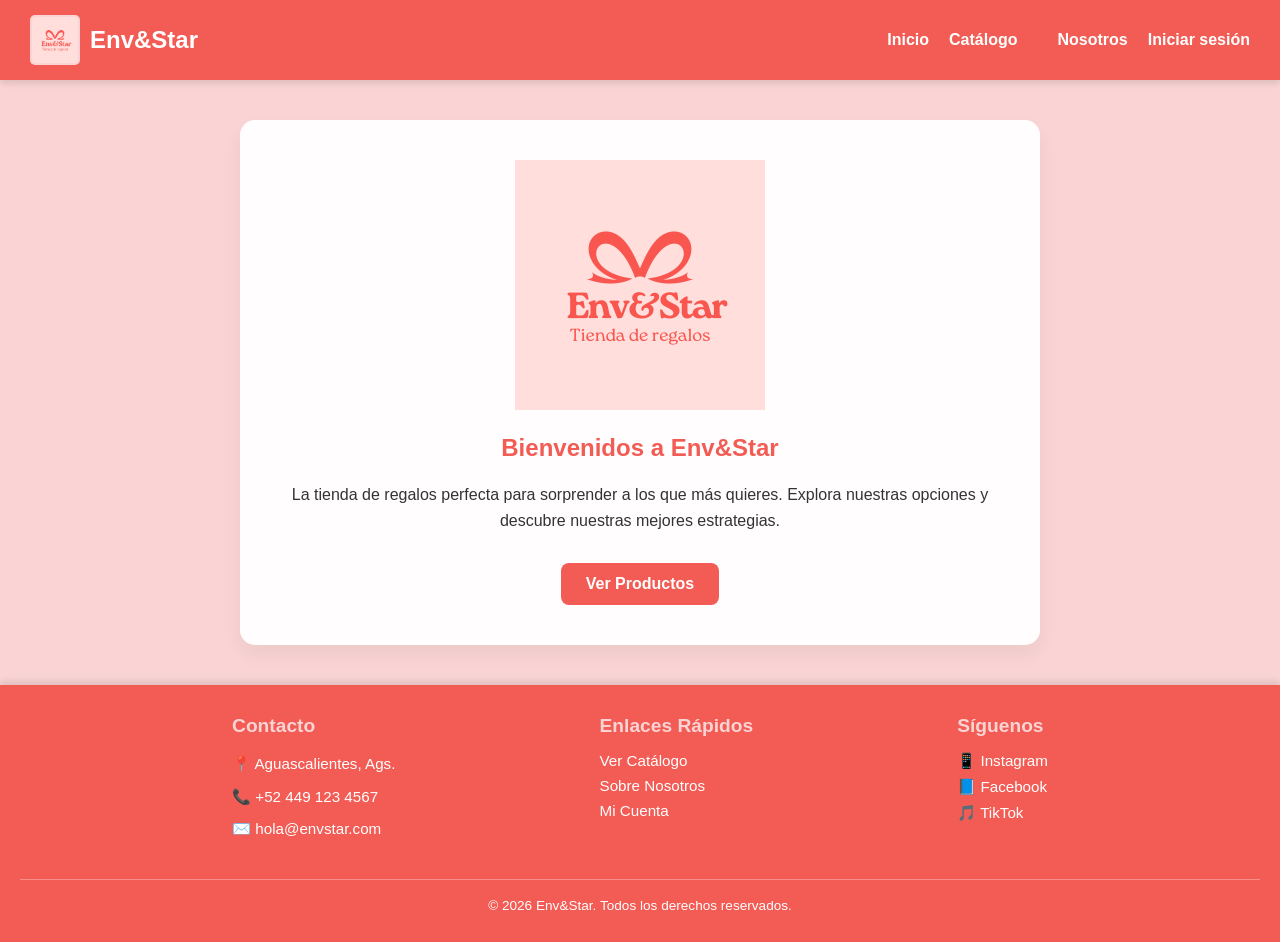
<file: inicio.html>
<!DOCTYPE html>
<html lang="es">
<head>
    <meta charset="UTF-8">
    <meta name="viewport" content="width=device-width, initial-scale=1.0">
    <title>Inicio | Env&Star</title>
    <link rel="stylesheet" href="css/style.css">
</head>
<body>
    <nav class="navbar">
        <a href="inicio.html" class="logo-container">
            <img src="img/Logo.png" alt="Logo"> Env&Star
        </a>
        <ul>
            <li><a href="inicio.html">Inicio</a></li>
            <li><a href="catalogo.html">Catálogo</a></li>
            <!-- Oculto por defecto -->
            <li><a href="estrategias.html" id="nav-estrategias" style="display: none;">Estrategias</a></li>
            <li><a href="nosotros.html">Nosotros</a></li>
            <!-- Se agregó id="nav-login" para poder modificarlo con JS -->
            <li><a href="login.html" id="nav-login">Iniciar sesión</a></li>
        </ul>
    </nav>

    <main>
        <section class="tarjeta-seccion">
            <img src="img/Logo.png" alt="Env&Star Logo Grande" style="max-width: 250px; margin-bottom: 20px;">
            <h1>Bienvenidos a Env&Star</h1>
            <p>La tienda de regalos perfecta para sorprender a los que más quieres. Explora nuestras opciones y descubre nuestras mejores estrategias.</p>
            
            <div style="display: flex; gap: 15px; justify-content: center; flex-wrap: wrap; margin-top: 20px;">
                <!-- Oculto por defecto y con ID -->
                <a href="estrategias.html" id="btn-estrategias-main" class="btn" style="display: none;">Ver Estrategias</a>
                <a href="catalogo.html" class="btn">Ver Productos</a>
            </div>
        </section>
    </main>

    <!-- Pie de Página -->
    <footer>
        <div class="footer-contenido">
            <div class="footer-seccion">
                <h3>Contacto</h3>
                <p>📍 Aguascalientes, Ags.</p>
                <p>📞 +52 449 123 4567</p>
                <p>✉️ hola@envstar.com</p>
            </div>
            
            <div class="footer-seccion">
                <h3>Enlaces Rápidos</h3>
                <!-- Oculto por defecto y con ID -->
                <a href="estrategias.html" id="footer-estrategias" style="display: none;">Ver Estrategias</a>
                <a href="catalogo.html">Ver Catálogo</a>
                <a href="nosotros.html">Sobre Nosotros</a>
                <a href="login.html">Mi Cuenta</a>
            </div>
            
            <div class="footer-seccion">
                <h3>Síguenos</h3>
                <a href="#">📱 Instagram</a>
                <a href="#">📘 Facebook</a>
                <a href="#">🎵 TikTok</a>
            </div>
        </div>
        
        <div class="footer-bottom">
            <p>&copy; 2026 Env&Star. Todos los derechos reservados.</p>
        </div>
    </footer>
    
    <!-- Lógica para controlar la sesión -->
    <script>
        document.addEventListener('DOMContentLoaded', () => {
            // Revisa si el usuario ya inició sesión (ajusta 'usuarioActivo' al nombre que uses en tu login)
            const usuarioActivo = JSON.parse(localStorage.getItem('usuarioActivo'));

            if (usuarioActivo) {
                // Mostrar los enlaces de estrategias
                document.getElementById('nav-estrategias').style.display = 'inline-block';
                document.getElementById('btn-estrategias-main').style.display = 'inline-block';
                document.getElementById('footer-estrategias').style.display = 'inline-block';

                // Cambiar "Iniciar sesión" a "Mi Perfil"
                const navLogin = document.getElementById('nav-login');
                if (navLogin) {
                    navLogin.textContent = 'Mi Perfil';
                    navLogin.href = 'perfil.html';
                }
            }
        });
    </script>
</body>
</html>
</file>
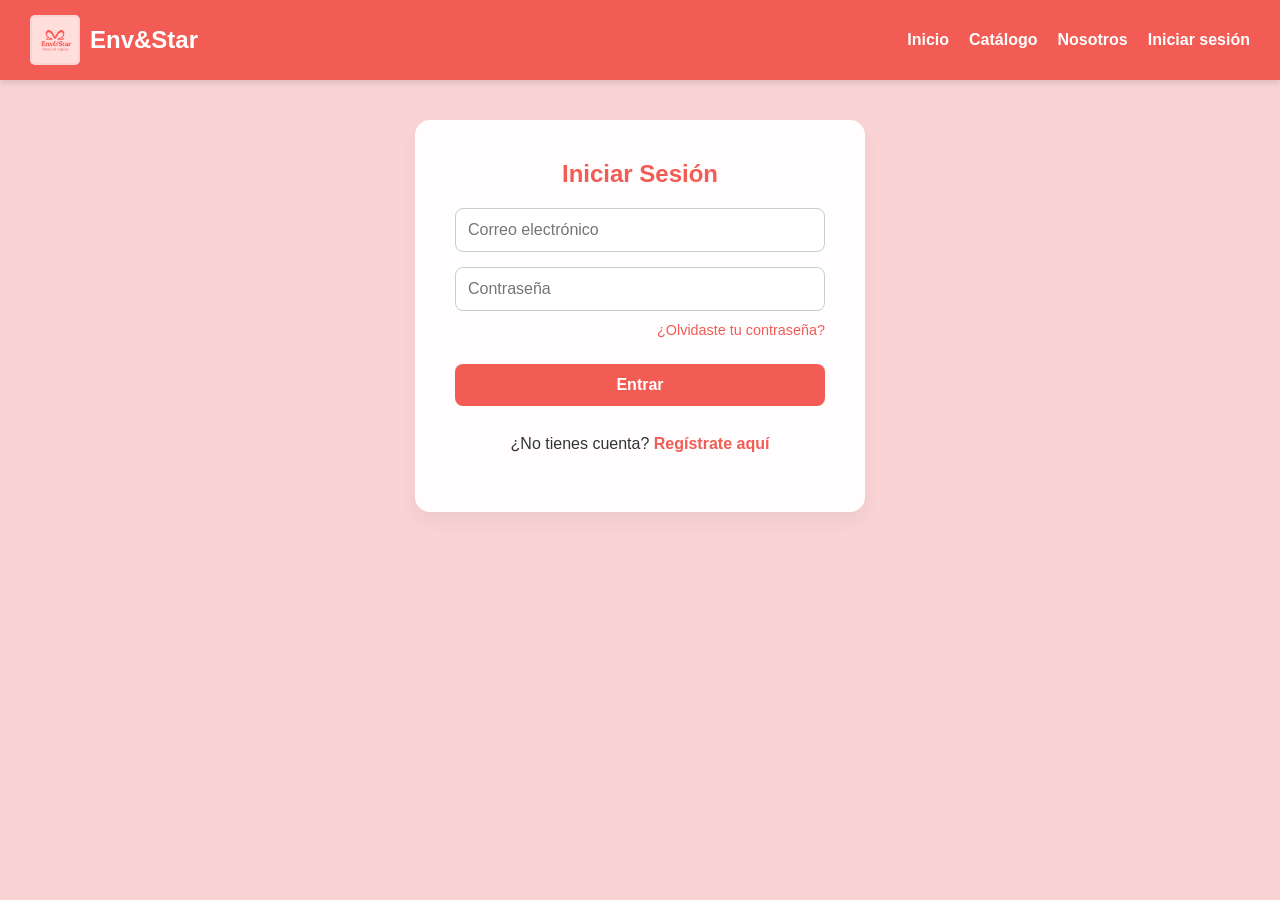
<file: login.html>
<!DOCTYPE html>
<html lang="es">
<head>
    <meta charset="UTF-8">
    <meta name="viewport" content="width=device-width, initial-scale=1.0">
    <title>Iniciar Sesión | Env&Star</title>
    <link rel="stylesheet" href="css/style.css">
</head>
<body>
    <nav>
        <a href="inicio.html" class="logo-container">
            <img src="img/Logo.png" alt="Logo"> Env&Star
        </a>
        <ul>
            <li><a href="inicio.html">Inicio</a></li>
            <li><a href="catalogo.html">Catálogo</a></li>
            <li><a href="nosotros.html">Nosotros</a></li>
            <li><a href="login.html">Iniciar sesión</a></li>
        </ul>
    </nav>

    <main>
        <section class="tarjeta-seccion" style="max-width: 450px;">
            <h2>Iniciar Sesión</h2>
            <form id="formLogin">
                <input type="email" placeholder="Correo electrónico">
                <input type="password" placeholder="Contraseña">
                
                <!-- Enlace de contraseña olvidada -->
                <div style="text-align: right; margin-top: -5px;">
                    <a href="#" onclick="mostrarAlerta('Te hemos enviado un enlace a tu correo para restablecer tu contraseña.', 
                    'Recuperar contraseña')" style="font-size: 0.9rem; color: var(--color-principal);
                     text-decoration: none;">¿Olvidaste tu contraseña?</a>
                </div>
                
                <button type="submit" class="btn">Entrar</button>
            </form>
            
            <p style="margin-top: 25px;">¿No tienes cuenta? <a href="registro.html" style="color: var(--color-principal); font-weight: bold; text-decoration: none;">Regístrate aquí</a></p>
        </section>
    </main>

    <!-- Modal Alerta Personalizada -->
    <div id="customAlert" class="modal-overlay">
        <div class="modal-box" style="max-width: 350px;">
            <h3 id="alertTitulo" style="color: var(--color-principal); margin-bottom: 15px;">Aviso</h3>
            <p id="alertMensaje" style="margin-bottom: 20px; line-height: 1.5;">Mensaje</p>
            <button class="btn" onclick="cerrarAlerta()">Aceptar</button>
        </div>
    </div>

    <!-- Tu Footer aquí -->

    <script>
        // Lógica del modal personalizado
        function mostrarAlerta(mensaje, titulo = 'Aviso', accion = null) {
            document.getElementById('alertTitulo').innerText = titulo;
            document.getElementById('alertMensaje').innerText = mensaje;
            document.getElementById('customAlert').style.display = 'flex';
            window.accionPostAlerta = accion; // Guarda la acción (ej. redirigir) para ejecutarla al cerrar
        }

        function cerrarAlerta() {
            document.getElementById('customAlert').style.display = 'none';
            if (window.accionPostAlerta) {
                window.accionPostAlerta();
                window.accionPostAlerta = null;
            }
        }

        // Simulación de Login
        document.getElementById('formLogin').addEventListener('submit', function(e) {
            e.preventDefault();
            mostrarAlerta('¡Inicio de sesión exitoso!', 'Bienvenido', () => {
                window.location.href = 'perfil.html';
            });
        });
    </script>
</body>
</html>
</file>
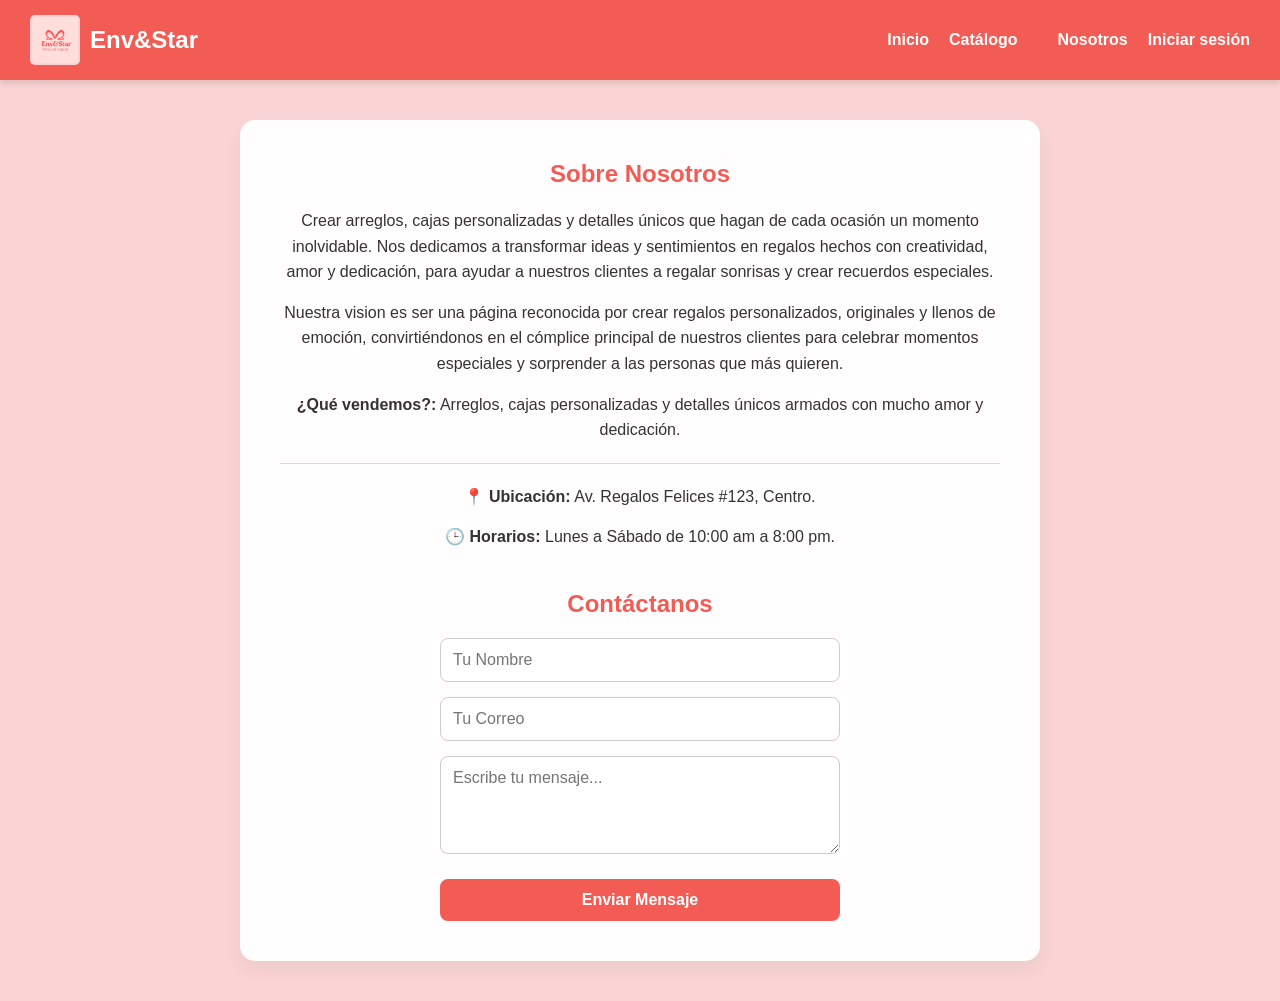
<file: nosotros.html>
<!DOCTYPE html>
<html lang="es">
<head>
    <meta charset="UTF-8">
    <meta name="viewport" content="width=device-width, initial-scale=1.0">
    <title>Nosotros | Env&Star</title>
    <link rel="stylesheet" href="css/style.css">
</head>
<body>
    <nav class="navbar">
        <a href="inicio.html" class="logo-container">
            <img src="img/Logo.png" alt="Logo"> Env&Star
        </a>
        <ul>
            <li><a href="inicio.html">Inicio</a></li>
            <li><a href="catalogo.html">Catálogo</a></li>
            <!-- Oculto por defecto -->
            <li><a href="estrategias.html" id="nav-estrategias" style="display: none;">Estrategias</a></li>
            <li><a href="nosotros.html">Nosotros</a></li>
            <!-- Se agregó id="nav-login" para poder modificarlo con JS -->
            <li><a href="login.html" id="nav-login">Iniciar sesión</a></li>
        </ul>
    </nav>

    <main>
        <section class="tarjeta-seccion">
            <h2>Sobre Nosotros</h2>
            <p>Crear arreglos, cajas personalizadas y detalles únicos que hagan de cada ocasión un momento inolvidable. 
            Nos dedicamos a transformar ideas y sentimientos en regalos hechos con creatividad, amor y dedicación, para ayudar a nuestros clientes a regalar sonrisas y crear recuerdos especiales.</p>
            <p>Nuestra vision es ser una página reconocida por crear regalos personalizados, originales y llenos de emoción, convirtiéndonos en el cómplice principal de nuestros clientes para celebrar 
            momentos especiales y sorprender a las personas que más quieren.</p>
           
           
            <p><strong>¿Qué vendemos?:</strong> Arreglos, cajas personalizadas y detalles únicos armados con mucho amor y dedicación.</p>
            <hr style="margin: 20px 0; border: 0; border-top: 1px solid #ddd;">
            <p>📍 <strong>Ubicación:</strong> Av. Regalos Felices #123, Centro.</p>
            <p>🕒 <strong>Horarios:</strong> Lunes a Sábado de 10:00 am a 8:00 pm.</p>
            
            <h2 style="margin-top: 40px;">Contáctanos</h2>
            <form id="formContacto">
                <input type="text" placeholder="Tu Nombre">
                <input type="email" placeholder="Tu Correo">
                <textarea rows="4" placeholder="Escribe tu mensaje..."></textarea>
                <button type="submit" class="btn">Enviar Mensaje</button>
            </form>
            <p id="msg-exito" style="color: green; margin-top: 10px; display: none;">¡Mensaje enviado correctamente!</p>
        </section>
    </main>

    <script>
        <!-- Lógica para controlar la sesión -->
    
        document.addEventListener('DOMContentLoaded', () => {
            // Revisa si el usuario ya inició sesión (ajusta 'usuarioActivo' al nombre que uses en tu login)
            const usuarioActivo = JSON.parse(localStorage.getItem('usuarioActivo'));

            if (usuarioActivo) {
                // Mostrar los enlaces de estrategias
                document.getElementById('nav-estrategias').style.display = 'inline-block';
                document.getElementById('btn-estrategias-main').style.display = 'inline-block';
                document.getElementById('footer-estrategias').style.display = 'inline-block';

                // Cambiar "Iniciar sesión" a "Mi Perfil"
                const navLogin = document.getElementById('nav-login');
                if (navLogin) {
                    navLogin.textContent = 'Mi Perfil';
                    navLogin.href = 'perfil.html';
                }
            }
        });
    
        document.getElementById('formContacto').addEventListener('submit', function(e) {
            e.preventDefault();
            document.getElementById('msg-exito').style.display = 'block';
            this.reset();
            setTimeout(() => document.getElementById('msg-exito').style.display = 'none', 3000);
        });
    </script>
</body>
</html>
</file>
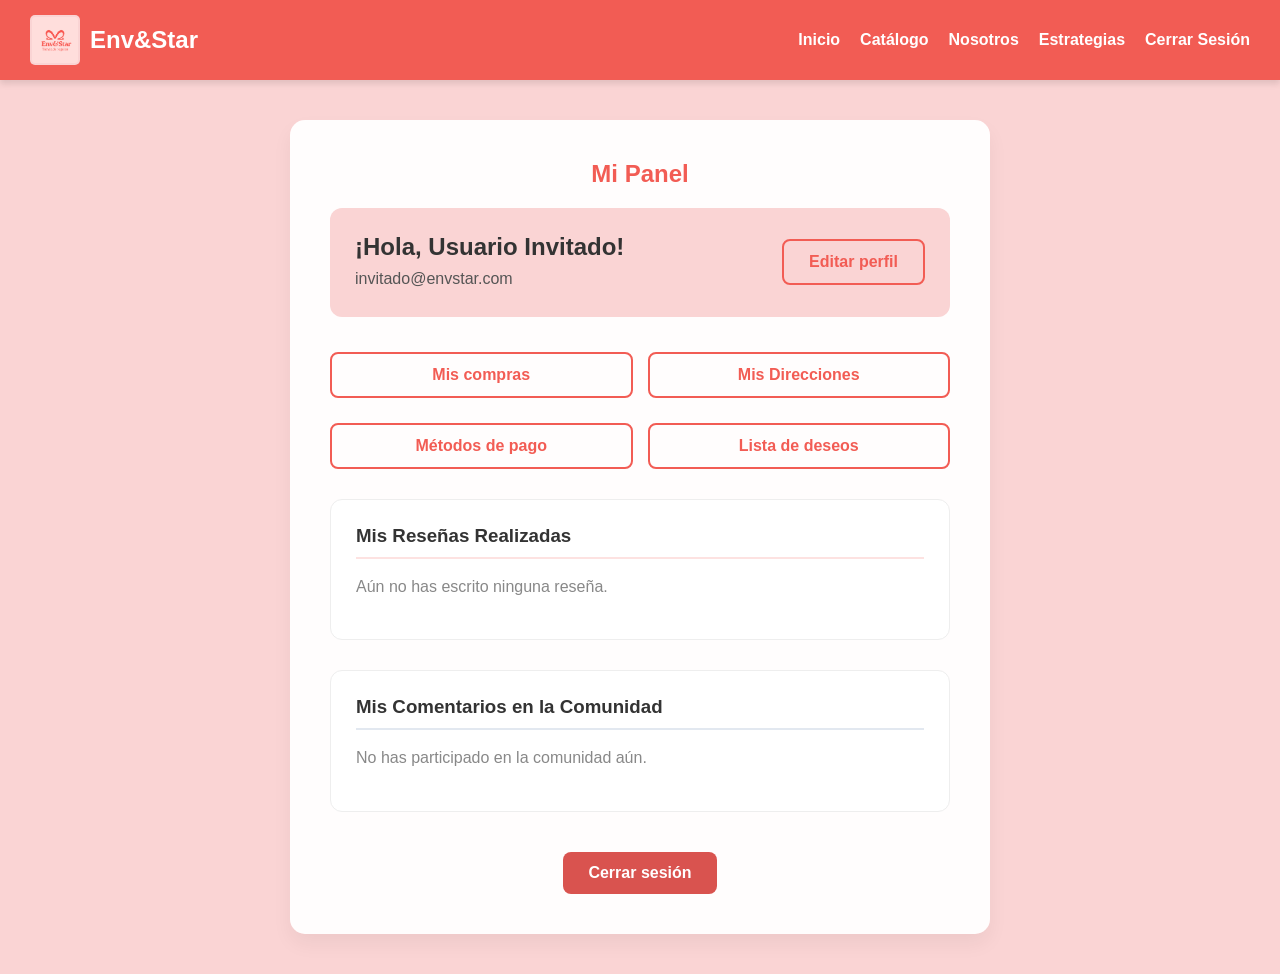
<file: perfil.html>
<!DOCTYPE html>
<html lang="es">
<head>
    <meta charset="UTF-8">
    <meta name="viewport" content="width=device-width, initial-scale=1.0">
    <title>Mi Perfil | Env&Star</title>
    <link rel="stylesheet" href="css/style.css">
    <style>
        .rating-stars .star { font-size: 30px; cursor: pointer; color: #ccc; transition: color 0.2s; }
        .rating-stars .star:hover { color: #f05a50; }
        .btn-accion { padding: 6px 12px; font-size: 0.85rem; border-radius: 4px; cursor: pointer; border: none; font-weight: bold; }
        .btn-editar { background: #e2e8f0; color: #333; }
        .btn-borrar { background: #d9534f; color: white; }
    </style>
</head>
<body>
    <nav class="navbar">
        <a href="inicio.html" class="logo-container">
            <img src="img/Logo.png" alt="Logo"> Env&Star
        </a>
        <ul>
            <li><a href="inicio.html">Inicio</a></li>
            <li><a href="catalogo.html">Catálogo</a></li>
            <li><a href="nosotros.html">Nosotros</a></li>
            <li><a href="estrategias.html">Estrategias</a></li>
            <li><a href="index.html" onclick="cerrarSesion()">Cerrar Sesión</a></li>
        </ul>
    </nav>

    <main>
        <section class="tarjeta-seccion" style="max-width: 700px;">
            <h2>Mi Panel</h2>
            
            <div style="background: var(--color-fondo, #fde2e1); padding: 25px; border-radius: 12px; margin-bottom: 25px; display: flex; justify-content: space-between; align-items: center; flex-wrap: wrap; gap: 15px; text-align: left;">
                <div>
                    <h3 id="perfil-nombre" style="margin-bottom: 5px; font-size: 1.5rem; color: #333;">¡Hola!</h3>
                    <p id="perfil-correo" style="margin-bottom: 0; color: #555;">usuario@correo.com</p>
                </div>
                <button class="btn btn-secundario" style="margin-top: 0;" onclick="mostrarAlerta('Se abriría un formulario para cambiar tu foto, nombre y contraseña.', '✏️ Editar Perfil')">Editar perfil</button>
            </div>
            
            <div style="display: grid; grid-template-columns: repeat(auto-fit, minmax(200px, 1fr)); gap: 15px; margin-bottom: 30px;">
                <button class="btn btn-secundario" onclick="mostrarAlerta('Aquí verás el estado de tus regalos en tránsito.', '🛍️ Mis compras')">Mis compras</button>
                <button class="btn btn-secundario" onclick="mostrarAlerta('Gestión de domicilios para entregas sorpresa.', '📍 Mis Direcciones')">Mis Direcciones</button>
                <button class="btn btn-secundario" onclick="mostrarAlerta('Tarjetas guardadas de forma segura.', '💳 Métodos de pago')">Métodos de pago</button>
                <button class="btn btn-secundario" onclick="mostrarAlerta('Tus artículos favoritos para futuras compras.', '❤️ Lista de deseos')">Lista de deseos</button>
            </div>

            <!-- SECCIÓN 1: MIS RESEÑAS -->
            <div style="background: white; padding: 25px; border-radius: 12px; border: 1px solid #eee; margin-bottom: 30px; text-align: left;">
                <h3 style="color: #333; margin-top: 0; border-bottom: 2px solid #fde2e1; padding-bottom: 10px;">Mis Reseñas Realizadas</h3>
                <div id="lista-mis-resenas" style="display: grid; gap: 15px; margin-top: 15px;"></div>
            </div>

            <!-- SECCIÓN 2: MIS COMENTARIOS -->
            <div style="background: white; padding: 25px; border-radius: 12px; border: 1px solid #eee; margin-bottom: 30px; text-align: left;">
                <h3 style="color: #333; margin-top: 0; border-bottom: 2px solid #e2e8f0; padding-bottom: 10px;">Mis Comentarios en la Comunidad</h3>
                <div id="lista-mis-comentarios" style="display: grid; gap: 15px; margin-top: 15px;"></div>
            </div>
            
            <a href="#" class="btn" style="background-color: #d9534f;" onclick="mostrarConfirmacion('¿Estás seguro que deseas cerrar sesión?', () => { window.location.href='index.html'; localStorage.removeItem('envStarUser'); localStorage.removeItem('envStarCorreo'); })">Cerrar sesión</a>
        </section>
    </main>

    <!-- MODALES DE EDICIÓN -->
    <!-- Modal Editar Reseña -->
    <div id="modalEditarResena" class="modal-overlay" style="display:none; position:fixed; top:0; left:0; width:100%; height:100%; background:rgba(0,0,0,0.5); justify-content:center; align-items:center; z-index:10000;">
        <div class="modal-box" style="background:white; padding:25px; max-width: 400px; width:90%; text-align: left; border-radius: 15px;">
            <h3 style="color: #f05a50; margin-top: 0;">Editar Reseña</h3>
            <div class="rating-stars" id="edit-estrellas-resena" style="margin-bottom: 15px;">
                <span class="star" onclick="seleccionarEstrellaEdit(1)">&#9733;</span>
                <span class="star" onclick="seleccionarEstrellaEdit(2)">&#9733;</span>
                <span class="star" onclick="seleccionarEstrellaEdit(3)">&#9733;</span>
                <span class="star" onclick="seleccionarEstrellaEdit(4)">&#9733;</span>
                <span class="star" onclick="seleccionarEstrellaEdit(5)">&#9733;</span>
            </div>
            <textarea id="edit-texto-resena" rows="3" style="width:100%; padding:10px; border-radius:5px; border:1px solid #ccc; margin-bottom:15px; box-sizing:border-box;"></textarea>
            <div style="display: flex; gap: 10px;">
                <button class="btn btn-secundario" style="flex:1;" onclick="cerrarModal('modalEditarResena')">Cancelar</button>
                <button class="btn" style="flex:1; background:#28a745;" onclick="guardarEdicionResena()">Guardar</button>
            </div>
        </div>
    </div>

    <!-- Modal Editar Comentario -->
    <div id="modalEditarComentario" class="modal-overlay" style="display:none; position:fixed; top:0; left:0; width:100%; height:100%; background:rgba(0,0,0,0.5); justify-content:center; align-items:center; z-index:10000;">
        <div class="modal-box" style="background:white; padding:25px; max-width: 400px; width:90%; text-align: left; border-radius: 15px;">
            <h3 style="color: #28a745; margin-top: 0;">Editar Comentario</h3>
            <textarea id="edit-texto-comentario" rows="3" style="width:100%; padding:10px; border-radius:5px; border:1px solid #ccc; margin-bottom:15px; box-sizing:border-box;"></textarea>
            <div style="display: flex; gap: 10px;">
                <button class="btn btn-secundario" style="flex:1;" onclick="cerrarModal('modalEditarComentario')">Cancelar</button>
                <button class="btn" style="flex:1; background:#28a745;" onclick="guardarEdicionComentario()">Guardar</button>
            </div>
        </div>
    </div>

    <!-- Modal Confirmación General -->
    <div id="modalConfirmacion" class="modal-overlay" style="display:none; position:fixed; top:0; left:0; width:100%; height:100%; background:rgba(0,0,0,0.5); justify-content:center; align-items:center; z-index:10000;">
        <div class="modal-box" style="background:white; padding:20px; max-width: 350px; text-align: center; border-radius: 15px;">
            <h3 style="color: #f05a50; margin-top:0;">⚠️ Confirmar Acción</h3>
            <p id="confirmMensaje" style="margin-bottom: 20px; line-height: 1.5; color:#555;">¿Estás seguro?</p>
            <div style="display: flex; gap: 10px;">
                <button class="btn btn-secundario" style="flex:1;" onclick="ejecutarConfirmacion(false)">Cancelar</button>
                <button class="btn" style="flex:1; background:#d9534f;" onclick="ejecutarConfirmacion(true)">Eliminar</button>
            </div>
        </div>
    </div>

    <!-- Modal Alerta Simple -->
    <div id="customAlert" class="modal-overlay" style="display:none; position:fixed; top:0; left:0; width:100%; height:100%; background:rgba(0,0,0,0.5); justify-content:center; align-items:center; z-index:10000;">
        <div class="modal-box" style="background:white; padding:20px; max-width: 350px; text-align: center; border-radius: 15px;">
            <h3 id="alertTitulo" style="color: #f05a50; margin-bottom: 15px;">Aviso</h3>
            <p id="alertMensaje" style="margin-bottom: 20px; line-height: 1.5; color:#555;">Mensaje</p>
            <button class="btn" style="width:100%; background:#28a745;" onclick="document.getElementById('customAlert').style.display='none'">Aceptar</button>
        </div>
    </div>

    <script>
        // Utilidades
        function mostrarAlerta(mensaje, titulo = 'Aviso') {
            document.getElementById('alertTitulo').innerText = titulo;
            document.getElementById('alertMensaje').innerText = mensaje;
            document.getElementById('customAlert').style.display = 'flex';
        }

        function cerrarModal(id) { document.getElementById(id).style.display = 'none'; }
        
        let callbackConfirmacion = null;
        function mostrarConfirmacion(mensaje, callback) {
            document.getElementById('confirmMensaje').innerText = mensaje;
            document.getElementById('modalConfirmacion').style.display = 'flex';
            callbackConfirmacion = callback;
        }

        function ejecutarConfirmacion(acepta) {
            document.getElementById('modalConfirmacion').style.display = 'none';
            if(acepta && callbackConfirmacion) callbackConfirmacion();
            callbackConfirmacion = null;
        }

        function cerrarSesion() {
            localStorage.removeItem('envStarUser');
            localStorage.removeItem('envStarCorreo');
        }

        // --- LÓGICA DE RESEÑAS ---
        let idResenaActiva = null;
        let estrellasEdit = 0;

        function cargarMisResenas() {
            const correoActual = localStorage.getItem('envStarCorreo');
            const resenas = JSON.parse(localStorage.getItem('resenas') || '[]');
            const contenedor = document.getElementById('lista-mis-resenas');
            const misResenas = resenas.filter(r => r.correo === correoActual);

            if (misResenas.length === 0) {
                contenedor.innerHTML = '<p style="color: #888;">Aún no has escrito ninguna reseña.</p>';
                return;
            }

            contenedor.innerHTML = misResenas.slice().reverse().map(r => `
                <div style="background: #fdfdfd; padding: 15px; border-radius: 8px; border-left: 4px solid #f05a50; box-shadow: 0 2px 5px rgba(0,0,0,0.05);">
                    <div style="display:flex; justify-content:space-between; align-items:flex-start;">
                        <div style="color: #f05a50; font-size: 1.3rem; margin-bottom: 5px;">
                            ${'&#9733;'.repeat(r.estrellas)}${'&#9734;'.repeat(5 - r.estrellas)}
                        </div>
                        <div style="display:flex; gap:8px;">
                            <button class="btn-accion btn-editar" onclick="abrirEditarResena(${r.id})">✏️ Editar</button>
                            <button class="btn-accion btn-borrar" onclick="confirmarEliminarResena(${r.id})">🗑️</button>
                        </div>
                    </div>
                    <p style="margin: 5px 0; font-style: italic; color: #444;">"${r.comentario}"</p>
                    <small style="color: #888; display: block; margin-top: 10px;">Publicado el ${r.fecha}</small>
                </div>
            `).join('');
        }

        function seleccionarEstrellaEdit(valor) {
            estrellasEdit = valor;
            const estrellas = document.querySelectorAll('#edit-estrellas-resena .star');
            estrellas.forEach((star, index) => { star.style.color = index < valor ? '#f05a50' : '#ccc'; });
        }

        function abrirEditarResena(id) {
            const resenas = JSON.parse(localStorage.getItem('resenas') || '[]');
            const resena = resenas.find(r => r.id === id);
            if(resena) {
                idResenaActiva = id;
                document.getElementById('edit-texto-resena').value = resena.comentario;
                seleccionarEstrellaEdit(resena.estrellas);
                document.getElementById('modalEditarResena').style.display = 'flex';
            }
        }

        function guardarEdicionResena() {
            let resenas = JSON.parse(localStorage.getItem('resenas') || '[]');
            resenas = resenas.map(r => {
                if(r.id === idResenaActiva) {
                    r.comentario = document.getElementById('edit-texto-resena').value.trim();
                    r.estrellas = estrellasEdit;
                }
                return r;
            });
            localStorage.setItem('resenas', JSON.stringify(resenas));
            cerrarModal('modalEditarResena');
            cargarMisResenas();
            mostrarAlerta('Tu reseña ha sido actualizada.', 'Actualizado');
        }

        function confirmarEliminarResena(id) {
            mostrarConfirmacion('¿Seguro que deseas eliminar esta reseña de forma permanente?', () => {
                let resenas = JSON.parse(localStorage.getItem('resenas') || '[]');
                resenas = resenas.filter(r => r.id !== id);
                localStorage.setItem('resenas', JSON.stringify(resenas));
                cargarMisResenas();
            });
        }

        // --- LÓGICA DE COMENTARIOS COMUNIDAD ---
        let idComentarioActivo = null;

        function cargarMisComentarios() {
            const correoActual = localStorage.getItem('envStarCorreo');
            const comentarios = JSON.parse(localStorage.getItem('comentarios') || '[]');
            const contenedor = document.getElementById('lista-mis-comentarios');
            const misComentarios = comentarios.filter(c => c.correo === correoActual);

            if (misComentarios.length === 0) {
                contenedor.innerHTML = '<p style="color: #888;">No has participado en la comunidad aún.</p>';
                return;
            }

            contenedor.innerHTML = misComentarios.slice().reverse().map(c => `
                <div style="background: #fdfdfd; padding: 15px; border-radius: 8px; border-left: 4px solid #28a745; box-shadow: 0 2px 5px rgba(0,0,0,0.05);">
                    <div style="display:flex; justify-content:space-between; align-items:flex-start;">
                        <p style="margin: 0; color: #444; width: 75%;">"${c.comentario}"</p>
                        <div style="display:flex; gap:8px;">
                            <button class="btn-accion btn-editar" onclick="abrirEditarComentario(${c.id})">✏️</button>
                            <button class="btn-accion btn-borrar" onclick="confirmarEliminarComentario(${c.id})">🗑️</button>
                        </div>
                    </div>
                    <small style="color: #888; display: block; margin-top: 10px;">Publicado el ${c.fecha}</small>
                </div>
            `).join('');
        }

        function abrirEditarComentario(id) {
            const comentarios = JSON.parse(localStorage.getItem('comentarios') || '[]');
            const comentario = comentarios.find(c => c.id === id);
            if(comentario) {
                idComentarioActivo = id;
                document.getElementById('edit-texto-comentario').value = comentario.comentario;
                document.getElementById('modalEditarComentario').style.display = 'flex';
            }
        }

        function guardarEdicionComentario() {
            let comentarios = JSON.parse(localStorage.getItem('comentarios') || '[]');
            comentarios = comentarios.map(c => {
                if(c.id === idComentarioActivo) {
                    c.comentario = document.getElementById('edit-texto-comentario').value.trim();
                }
                return c;
            });
            localStorage.setItem('comentarios', JSON.stringify(comentarios));
            cerrarModal('modalEditarComentario');
            cargarMisComentarios();
            mostrarAlerta('Tu comentario ha sido actualizado.', 'Actualizado');
        }

        function confirmarEliminarComentario(id) {
            mostrarConfirmacion('¿Seguro que deseas eliminar este comentario?', () => {
                let comentarios = JSON.parse(localStorage.getItem('comentarios') || '[]');
                comentarios = comentarios.filter(c => c.id !== id);
                localStorage.setItem('comentarios', JSON.stringify(comentarios));
                cargarMisComentarios();
            });
        }

        window.onload = function() {
            let nombreUser = localStorage.getItem('envStarUser') || 'Usuario Invitado';
            let correoUser = localStorage.getItem('envStarCorreo') || 'invitado@envstar.com';
            
            document.getElementById('perfil-nombre').innerText = '¡Hola, ' + nombreUser + '!';
            document.getElementById('perfil-correo').innerText = correoUser;

            cargarMisResenas();
            cargarMisComentarios();
        };
    </script>
</body>
</html>
</file>
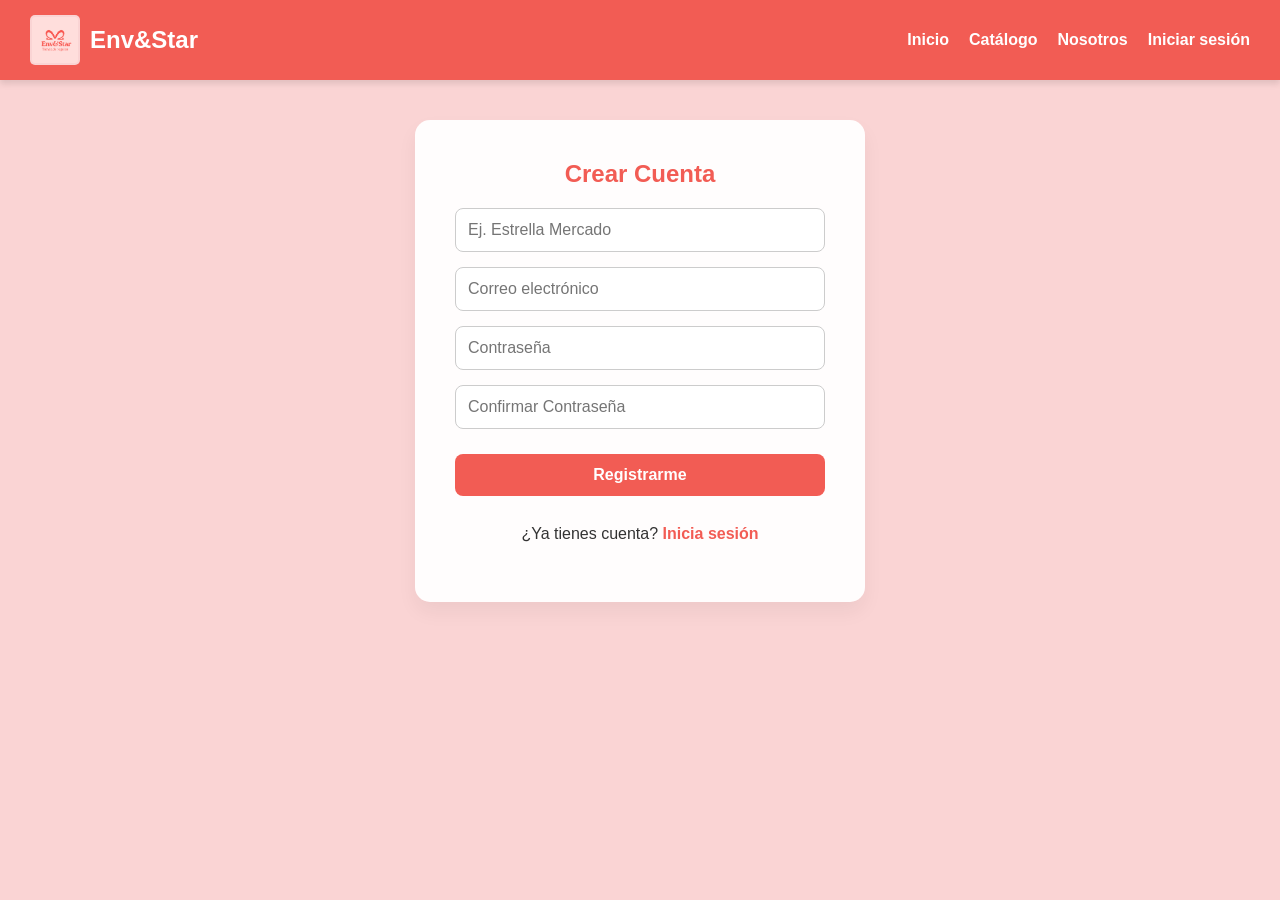
<file: Registro.html>
<!DOCTYPE html>
<html lang="es">
<head>
    <meta charset="UTF-8">
    <meta name="viewport" content="width=device-width, initial-scale=1.0">
    <title>Registro | Env&Star</title>
    <link rel="stylesheet" href="css/style.css">
</head>
<body>
    <nav>
        <a href="inicio.html" class="logo-container">
            <img src="img/Logo.png" alt="Logo"> Env&Star
        </a>
        <ul>
            <li><a href="inicio.html">Inicio</a></li>
            <li><a href="catalogo.html">Catálogo</a></li>
            <li><a href="nosotros.html">Nosotros</a></li>
            <li><a href="login.html">Iniciar sesión</a></li>
            
        </ul>
    </nav>

    <main>
        <section class="tarjeta-seccion" style="max-width: 450px;">
            <h2>Crear Cuenta</h2>
            <form id="formRegistro">
                <input type="text" id="reg-nombre" placeholder="Ej. Estrella Mercado">
                <input type="email" id="reg-correo" placeholder="Correo electrónico">
                <input type="password" placeholder="Contraseña">
                <input type="password" placeholder="Confirmar Contraseña">
                <button type="submit" class="btn">Registrarme</button>
            </form>
            
            <p style="margin-top: 25px;">¿Ya tienes cuenta? <a href="login.html" style="color: var(--color-principal); font-weight: bold; text-decoration: none;">Inicia sesión</a></p>
        </section>
    </main>

    <!-- Modal Alerta Personalizada -->
    <div id="customAlert" class="modal-overlay">
        <div class="modal-box" style="max-width: 350px;">
            <h3 id="alertTitulo" style="color: var(--color-principal); margin-bottom: 15px;">Aviso</h3>
            <p id="alertMensaje" style="margin-bottom: 20px; line-height: 1.5;">Mensaje</p>
            <button class="btn" onclick="cerrarAlerta()">Aceptar</button>
        </div>
    </div>

    <!-- Tu Footer aquí -->

    <script>
        function mostrarAlerta(mensaje, titulo = 'Aviso', accion = null) {
            document.getElementById('alertTitulo').innerText = titulo;
            document.getElementById('alertMensaje').innerText = mensaje;
            document.getElementById('customAlert').style.display = 'flex';
            window.accionPostAlerta = accion;
        }

        function cerrarAlerta() {
            document.getElementById('customAlert').style.display = 'none';
            if (window.accionPostAlerta) {
                window.accionPostAlerta();
                window.accionPostAlerta = null;
            }
        }

        document.getElementById('formRegistro').addEventListener('submit', function(e) {
            e.preventDefault();
            const nombre = document.getElementById('reg-nombre').value;
            const correo = document.getElementById('reg-correo').value;
            
            // Guardamos los datos simulados
            localStorage.setItem('envStarUser', nombre);
            localStorage.setItem('envStarCorreo', correo);

            mostrarAlerta('Tu cuenta ha sido creada exitosamente. Ahora puedes iniciar sesión.', '¡Registro Exitoso!', () => {
                window.location.href = 'login.html';
            });
        });
    </script>
</body>
</html>
</file>
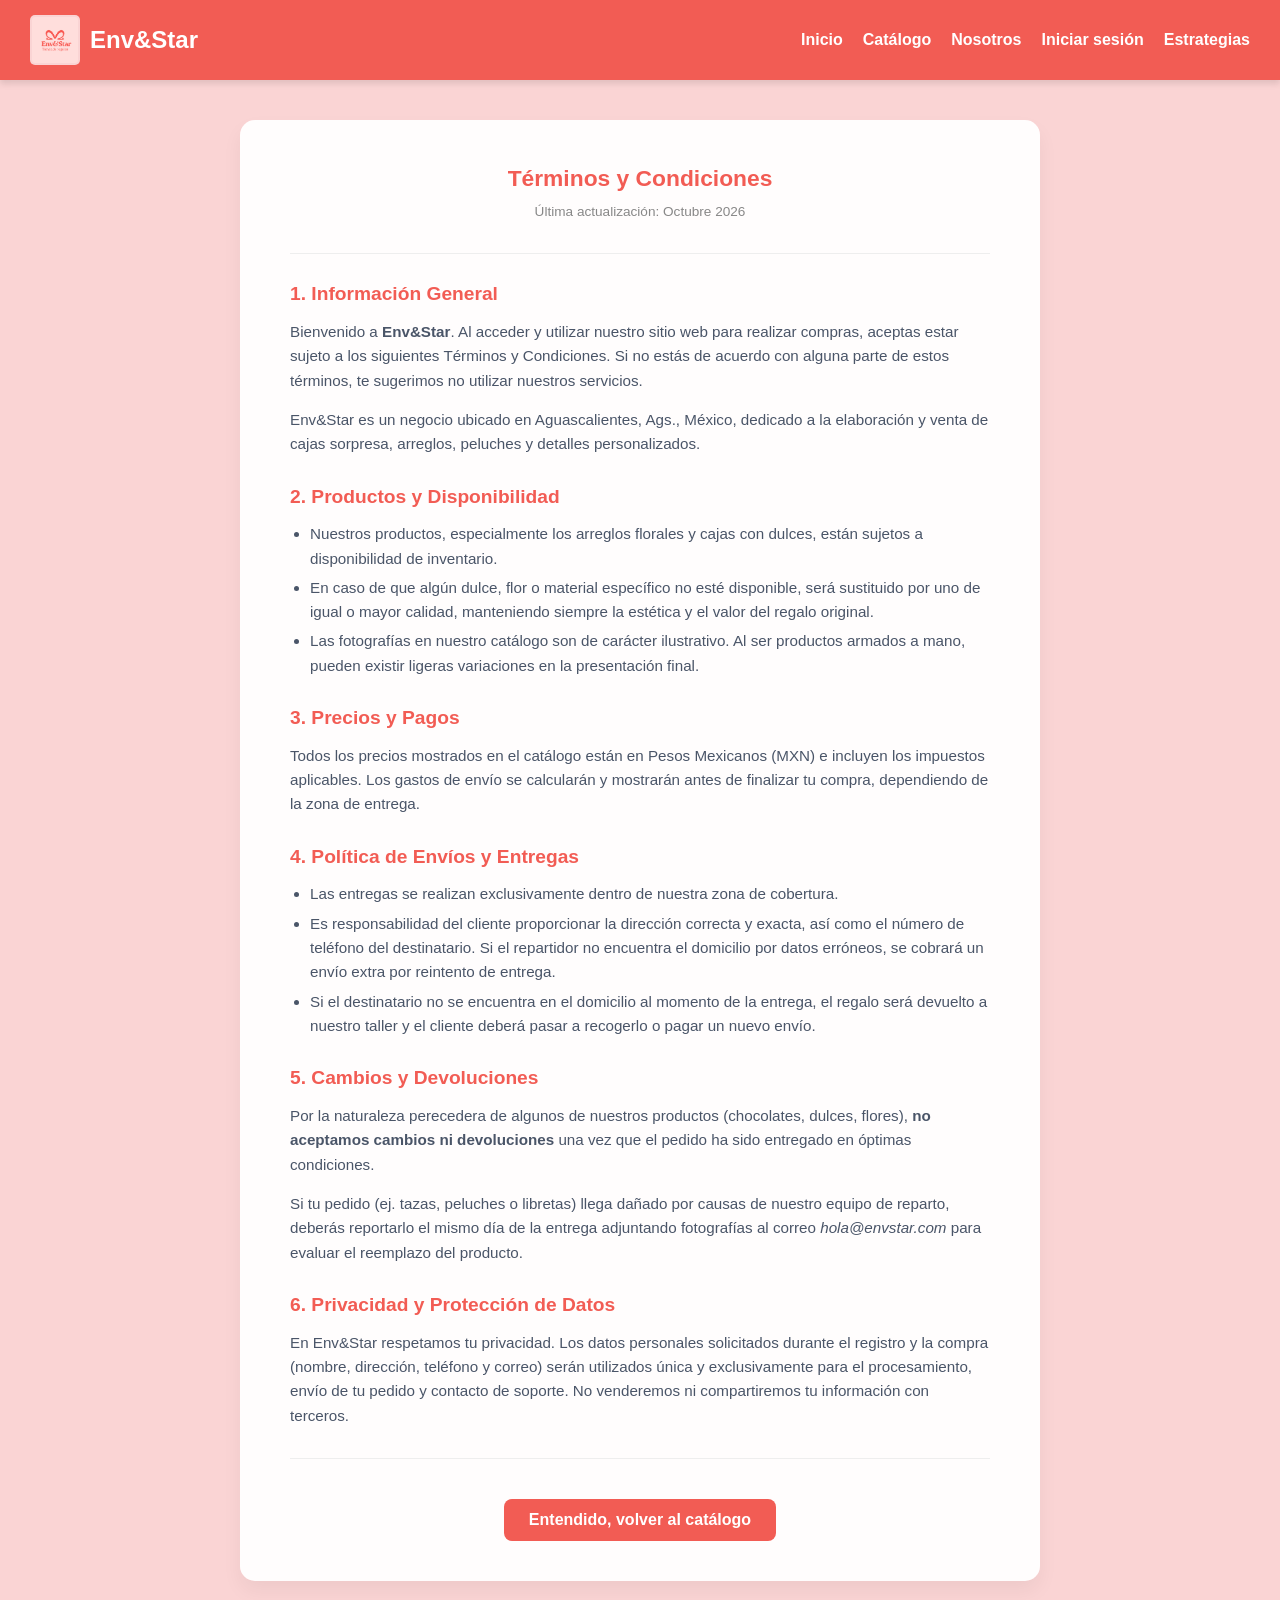
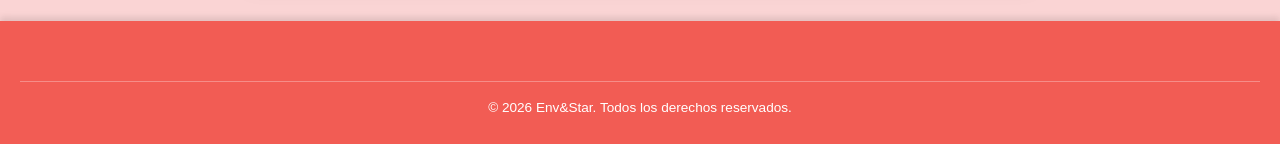
<file: terminos.html>
<!DOCTYPE html>
<html lang="es">
<head>
    <meta charset="UTF-8">
    <meta name="viewport" content="width=device-width, initial-scale=1.0">
    <title>Términos y Condiciones | Env&Star</title>
    <link rel="stylesheet" href="css/style.css">
    <style>
        /* Estilos específicos para que el texto legal se lea bien */
        .texto-legal {
            text-align: left;
            color: #4a5568;
            font-size: 0.95rem;
            line-height: 1.6;
        }
        .texto-legal h3 {
            color: var(--color-principal);
            margin-top: 25px;
            margin-bottom: 10px;
            font-size: 1.2rem;
        }
        .texto-legal p, .texto-legal ul {
            margin-bottom: 15px;
        }
        .texto-legal ul {
            padding-left: 20px;
        }
        .texto-legal li {
            margin-bottom: 5px;
        }
    </style>
</head>
<body>
    <!-- Navegación -->
    <nav>
        <a href="inicio.html" class="logo-container"><img src="img/Logo.png" alt="Logo"> Env&Star</a>
        <ul>
            <li><a href="inicio.html">Inicio</a></li>
            <li><a href="catalogo.html">Catálogo</a></li>
            <li><a href="nosotros.html">Nosotros</a></li>
            <li><a href="login.html">Iniciar sesión</a></li>
            <li><a href="estrategias.html">Estrategias</a></li>
        </ul>
    </nav>

    <!-- Contenido Principal -->
    <main style="display: flex; justify-content: center; padding: 40px 20px;">
        <section class="tarjeta-seccion texto-legal" style="max-width: 800px; padding: 40px 50px;">
            <h1 style="text-align: center; margin-bottom: 5px;">Términos y Condiciones</h1>
            <p style="text-align: center; color: #888; font-size: 0.85rem; margin-bottom: 30px;">Última actualización: Octubre 2026</p>
            
            <hr style="margin: 20px 0; border: 0; border-top: 1px solid #eee;">

            <h3>1. Información General</h3>
            <p>Bienvenido a <strong>Env&Star</strong>. Al acceder y utilizar nuestro sitio web para realizar compras, aceptas estar sujeto a los siguientes Términos y Condiciones. Si no estás de acuerdo con alguna parte de estos términos, te sugerimos no utilizar nuestros servicios.</p>
            <p>Env&Star es un negocio ubicado en Aguascalientes, Ags., México, dedicado a la elaboración y venta de cajas sorpresa, arreglos, peluches y detalles personalizados.</p>

            <h3>2. Productos y Disponibilidad</h3>
            <ul>
                <li>Nuestros productos, especialmente los arreglos florales y cajas con dulces, están sujetos a disponibilidad de inventario.</li>
                <li>En caso de que algún dulce, flor o material específico no esté disponible, será sustituido por uno de igual o mayor calidad, manteniendo siempre la estética y el valor del regalo original.</li>
                <li>Las fotografías en nuestro catálogo son de carácter ilustrativo. Al ser productos armados a mano, pueden existir ligeras variaciones en la presentación final.</li>
            </ul>

            <h3>3. Precios y Pagos</h3>
            <p>Todos los precios mostrados en el catálogo están en Pesos Mexicanos (MXN) e incluyen los impuestos aplicables. Los gastos de envío se calcularán y mostrarán antes de finalizar tu compra, dependiendo de la zona de entrega.</p>

            <h3>4. Política de Envíos y Entregas</h3>
            <ul>
                <li>Las entregas se realizan exclusivamente dentro de nuestra zona de cobertura.</li>
                <li>Es responsabilidad del cliente proporcionar la dirección correcta y exacta, así como el número de teléfono del destinatario. Si el repartidor no encuentra el domicilio por datos erróneos, se cobrará un envío extra por reintento de entrega.</li>
                <li>Si el destinatario no se encuentra en el domicilio al momento de la entrega, el regalo será devuelto a nuestro taller y el cliente deberá pasar a recogerlo o pagar un nuevo envío.</li>
            </ul>

            <h3>5. Cambios y Devoluciones</h3>
            <p>Por la naturaleza perecedera de algunos de nuestros productos (chocolates, dulces, flores), <strong>no aceptamos cambios ni devoluciones</strong> una vez que el pedido ha sido entregado en óptimas condiciones.</p>
            <p>Si tu pedido (ej. tazas, peluches o libretas) llega dañado por causas de nuestro equipo de reparto, deberás reportarlo el mismo día de la entrega adjuntando fotografías al correo <em>hola@envstar.com</em> para evaluar el reemplazo del producto.</p>

            <h3>6. Privacidad y Protección de Datos</h3>
            <p>En Env&Star respetamos tu privacidad. Los datos personales solicitados durante el registro y la compra (nombre, dirección, teléfono y correo) serán utilizados única y exclusivamente para el procesamiento, envío de tu pedido y contacto de soporte. No venderemos ni compartiremos tu información con terceros.</p>

            <hr style="margin: 30px 0 20px; border: 0; border-top: 1px solid #eee;">
            
            <div style="text-align: center; margin-top: 30px;">
                <button class="btn" onclick="window.location.href='catalogo.html'">Entendido, volver al catálogo</button>
            </div>
        </section>
    </main>

    <!-- Footer -->
    <footer>
        <div class="footer-bottom">
            <p>&copy; 2026 Env&Star. Todos los derechos reservados.</p>
        </div>
    </footer>
</body>
</html>
</file>
<file: css/style.css>
/* Paleta de colores */
:root {
    --color-principal: #f25c54;
    --color-fondo: #fad4d4;
    --blanco-transparente: rgba(255, 255, 255, 0.95);
    --texto-oscuro: #333333;
}

* {
    box-sizing: border-box;
    margin: 0;
    padding: 0;
    font-family: 'Segoe UI', Tahoma, Geneva, Verdana, sans-serif;
}

body {
    background-color: var(--color-fondo);
    color: var(--texto-oscuro);
    min-height: 100vh;
    display: flex;
    flex-direction: column;
}

/* Navegación */
nav {
    background-color: var(--color-principal);
    padding: 15px 30px;
    display: flex;
    justify-content: space-between;
    align-items: center;
    box-shadow: 0 4px 6px rgba(0,0,0,0.1);
}

.logo-container {
    display: flex;
    align-items: center;
    gap: 10px;
    font-weight: bold;
    font-size: 1.5rem;
    color: white;
    text-decoration: none;
}

.logo-container img {
    height: 50px;
    background-color: var(--color-fondo);
    border-radius: 5px;
    padding: 2px;
}

nav ul {
    list-style: none;
    display: flex;
    gap: 20px;
}

nav ul li a {
    color: white;
    text-decoration: none;
    font-weight: bold;
    transition: opacity 0.3s;
}

nav ul li a:hover { opacity: 0.8; }

/* Contenedor Principal */
main {
    flex: 1;
    padding: 40px 20px;
    display: flex;
    justify-content: center;
    align-items: flex-start;
}

.tarjeta-seccion {
    background-color: var(--blanco-transparente);
    padding: 40px;
    border-radius: 15px;
    width: 100%;
    max-width: 800px;
    box-shadow: 0 10px 20px rgba(0,0,0,0.05);
    text-align: center;
    animation: fadeIn 0.4s ease-in-out;
}

@keyframes fadeIn {
    from { opacity: 0; transform: translateY(10px); }
    to { opacity: 1; transform: translateY(0); }
}

h1, h2 { 
    color: var(--color-principal); 
    margin-bottom: 20px; 
}
p { 
    line-height: 1.6; 
    margin-bottom: 15px; 
}

/* Botones y Formularios */
.btn {
    background-color: var(--color-principal);
    color: white;
    border: none;
    padding: 12px 25px;
    font-size: 1rem;
    border-radius: 8px;
    cursor: pointer;
    font-weight: bold;
    text-decoration: none;
    display: inline-block;
    transition: transform 0.2s;
    margin-top: 10px;
}
.btn:hover { transform: scale(1.05); }
.btn-secundario {
    background-color: transparent;
    color: var(--color-principal);
    border: 2px solid var(--color-principal);
}

form { 
    display: flex; 
    flex-direction: column; 
    gap: 15px; 
    max-width: 400px; 
    margin: 0 auto; 
}
input, textarea { 
    padding: 12px; 
    border: 1px solid #ccc; 
    border-radius: 8px; 
    font-size: 1rem; 
}

/* Catálogo Grid */
.grid-catalogo {
    display: grid;
    grid-template-columns: repeat(auto-fill, minmax(220px, 1fr));
    gap: 20px;
    margin-top: 20px;
    text-align: left;
}
.producto-card { 
    background: white; 
    padding: 15px;
    border-radius: 10px; 
    box-shadow: 0 2px 5px rgba(0,0,0,0.1); 
    text-align: center; 
}
.producto-card img { 
    width: 100%;
    height: 180px; 
    object-fit: cover; 
    border-radius: 8px; 
    margin-bottom: 10px; 
}

/* Alertas Modal */
.modal-overlay { 
    display: none; 
    position: fixed; 
    top: 0; 
    left: 0; 
    width: 100%; 
    height: 100%; 
    background: rgba(0,0,0,0.6); 
    justify-content: center; 
    align-items: center; 
    z-index: 1000; 
}
.modal-box { 
    background: white; 
    padding: 30px; 
    border-radius: 12px; 
    text-align: center; 
    min-width: 300px; 
    box-shadow: 0 15px 30px rgba(0,0,0,0.2); 
}

/* --- Estilos para el pie de [agina --- */
footer {
    background-color: var(--color-principal);
    color: white;
    padding: 30px 20px 10px; /* Arriba, lados, abajo */
    margin-top: auto; /* Esto empuja el footer siempre al fondo de la pantalla */
    box-shadow: 0 -4px 6px rgba(0,0,0,0.1);
}

.footer-contenido {
    display: flex;
    justify-content: space-around;
    flex-wrap: wrap; 
    gap: 20px;
    max-width: 1000px;
    margin: 0 auto;
    text-align: left;
}

.footer-seccion h3 {
    color: var(--color-fondo); 
    margin-bottom: 15px;
    font-size: 1.2rem;
}

.footer-seccion p, 
.footer-seccion a {
    color: white;
    text-decoration: none;
    font-size: 0.95rem;
    margin-bottom: 8px;
    display: block;
    transition: opacity 0.3s;
}

.footer-seccion a:hover {
    opacity: 0.7;
    text-decoration: underline;
}

.footer-bottom {
    margin-top: 30px;
    padding-top: 15px;
    border-top: 1px solid rgba(255, 255, 255, 0.3);
    text-align: center;
    font-size: 0.85rem;
}

/* --- Layout Catálogo con Sidebar --- */
.contenedor-catalogo {
    display: flex;
    gap: 30px;
    max-width: 1100px;
    width: 100%;
    margin: 40px auto;
    padding: 0 20px;
    align-items: flex-start;
}

/* Sidebar (Izquierda) */
.sidebar-categorias {
    background-color: var(--blanco-transparente);
    padding: 20px;
    border-radius: 15px;
    min-width: 260px;
    box-shadow: 0 10px 20px rgba(0,0,0,0.05);
}

.sidebar-categorias h3 {
    color: var(--color-principal);
    margin-bottom: 15px;
    border-bottom: 2px solid var(--color-fondo);
    padding-bottom: 10px;
}

.lista-categorias {
    list-style: none;
    display: flex;
    flex-direction: column;
    gap: 10px;
}

.categoria-btn {
    background: transparent;
    border: none;
    text-align: left;
    padding: 12px;
    border-radius: 8px;
    cursor: pointer;
    transition: background 0.3s, transform 0.2s;
    display: flex;
    flex-direction: column;
    width: 100%;
}

.categoria-btn:hover, 
.categoria-btn.activa {
    background-color: var(--color-fondo);
    transform: translateX(5px);
}

.cat-titulo {
    font-weight: bold;
    font-size: 1.05rem;
    color: var(--texto-oscuro);
}

.cat-desc {
    font-size: 0.8rem;
    color: #666;
    margin-top: 4px;
}

/* Área de Productos (Derecha) */
.productos-area {
    flex: 1;
    background-color: var(--blanco-transparente);
    padding: 30px;
    border-radius: 15px;
    box-shadow: 0 10px 20px rgba(0,0,0,0.05);
}

/* Ajuste Responsivo (Celulares) */
@media (max-width: 768px) {
    .contenedor-catalogo {
        flex-direction: column;
    }
    .sidebar-categorias {
        width: 100%;
    }
}

/* --- Novedades del Catálogo (Filtros, Etiquetas y Buscador) --- */
.buscador {
    width: 100%;
    padding: 12px;
    border: 1px solid #ccc;
    border-radius: 8px;
    margin-bottom: 20px;
    font-size: 1rem;
}

.producto-card {
    position: relative; /* Para poder colocar las etiquetas encima */
}

.etiqueta {
    position: absolute;
    top: 10px;
    right: 10px;
    padding: 5px 10px;
    border-radius: 5px;
    color: white;
    font-size: 0.8rem;
    font-weight: bold;
    z-index: 10;
}
.etiqueta-oferta { background-color: #ff9800; } /* Naranja */
.etiqueta-nuevo { background-color: #4caf50; } /* Verde */

/* Selector de cantidad */
.selector-cantidad {
    display: flex;
    align-items: center;
    gap: 15px;
    margin: 15px 0;
}
.selector-cantidad button {
    background-color: var(--color-fondo);
    border: none;
    padding: 5px 15px;
    font-size: 1.2rem;
    border-radius: 5px;
    cursor: pointer;
}

/* Item del carrito */
.cart-item {
    display: flex;
    justify-content: space-between;
    align-items: center;
    border-bottom: 1px solid #eee;
    padding: 10px 0;
}
.cart-item-info { flex: 1; }
.cart-item-acciones { display: flex; 
    gap: 10px; 
    align-items: center; 
}
.btn-eliminar { 
    background: #d9534f; 
    color: white; 
    border: none; 
    padding: 5px 10px; 
    border-radius: 5px; 
    cursor: pointer; 
}

/* --- PANEL DE ADMINISTRADOR (DISEÑO MODERNO) --- */
.admin-layout {
    display: flex;
    min-height: 100vh;
    background-color: #f4f7fa; /* Fondo gris/azulado muy suave */
    font-family: 'Segoe UI', sans-serif;
}

/* Barra Lateral (Sidebar) */
.admin-sidebar {
    width: 260px;
    background-color: #ffffff;
    display: flex;
    flex-direction: column;
    box-shadow: 4px 0 15px rgba(0,0,0,0.03);
    z-index: 10;
}
.admin-sidebar-header {
    padding: 30px 20px;
    text-align: center;
    border-bottom: 1px solid #f0f0f0;
}
.admin-sidebar-header img {
    width: 120px;
    margin-bottom: 10px;
}
.admin-menu { 
    padding: 20px 0; 
    flex: 1; 
    display: flex;
    flex-direction: column; /* Obliga a que sea una lista vertical */
}
.admin-menu button {
    background: transparent;
    border: none;
    color: #6c757d;
    text-align: left;
    padding: 15px 30px;
    width: 100%;
    cursor: pointer;
    font-size: 1.05rem;
    font-weight: 500;
    transition: all 0.3s ease;
    display: flex;
    align-items: center;
    gap: 15px;
}
.admin-menu button:hover {
    color: var(--color-principal);
    padding-left: 35px; /* Pequeña animación al pasar el mouse */
    background-color: #fff5f5;
}
.admin-menu button.activo {
    background-color: var(--color-principal);
    color: white;
    border-right: 5px solid #c9302c;
}

/* Contenido Principal */
.admin-content {
    flex: 1;
    display: flex;
    flex-direction: column;
    height: 100vh;
    overflow-y: auto;
}

/* Barra Superior (Topbar) */
.admin-topbar {
    background: white;
    padding: 15px 40px;
    display: flex;
    justify-content: space-between;
    align-items: center;
    box-shadow: 0 4px 15px rgba(0,0,0,0.02);
}
.admin-topbar-perfil {
    display: flex;
    align-items: center;
    gap: 15px;
}
.perfil-avatar {
    width: 45px;
    height: 45px;
    background-color: var(--color-principal);
    color: white;
    border-radius: 50%;
    display: flex;
    align-items: center;
    justify-content: center;
    font-weight: bold;
    font-size: 1.2rem;
}

/* Área central */
.admin-main-area { padding: 40px; }

/* Tarjetas de Estadísticas */
.admin-stats {
    display: grid;
    grid-template-columns: repeat(auto-fit, minmax(250px, 1fr));
    gap: 25px;
    margin-bottom: 40px;
}
.stat-card {
    background: white;
    padding: 25px;
    border-radius: 15px;
    box-shadow: 0 10px 20px rgba(0,0,0,0.03);
    display: flex;
    align-items: center;
    gap: 20px;
    transition: transform 0.3s ease;
}
.stat-card:hover { transform: translateY(-5px); }
.stat-icon {
    width: 65px;
    height: 65px;
    border-radius: 15px;
    display: flex;
    align-items: center;
    justify-content: center;
    font-size: 2rem;
}
.icon-rojo { background: #ffe2e5; color: #f25c54; }
.icon-naranja { background: #fff4de; color: #ff9800; }
.icon-verde { background: #dcfce7; color: #4caf50; }
.stat-info h3 { font-size: 1.8rem; color: #2c3e50; margin: 0 0 5px 0; }
.stat-info p { margin: 0; color: #888; font-size: 0.95rem; }

/* Tabla Elegante */
.tabla-contenedor {
    background: white;
    border-radius: 15px;
    padding: 25px;
    box-shadow: 0 10px 20px rgba(0,0,0,0.03);
}
.admin-tabla { width: 100%; border-collapse: collapse; }
.admin-tabla th {
    color: #a0aec0;
    font-weight: 600;
    padding: 15px;
    border-bottom: 2px solid #f0f0f0;
    text-transform: uppercase;
    font-size: 0.85rem;
    letter-spacing: 1px;
    text-align: left;
}
.admin-tabla td {
    padding: 20px 15px;
    border-bottom: 1px solid #f8f9fa;
    vertical-align: middle;
    color: #4a5568;
}
.admin-tabla tbody tr:hover { background-color: #fbfbfc; }
.admin-tabla img {
    width: 60px;
    height: 60px;
    object-fit: cover;
    border-radius: 10px;
    box-shadow: 0 4px 8px rgba(0,0,0,0.1);
}
.badge-activo {
    background-color: #dcfce7;
    color: #166534;
    padding: 6px 12px;
    border-radius: 20px;
    font-size: 0.8rem;
    font-weight: bold;
}
</file>
